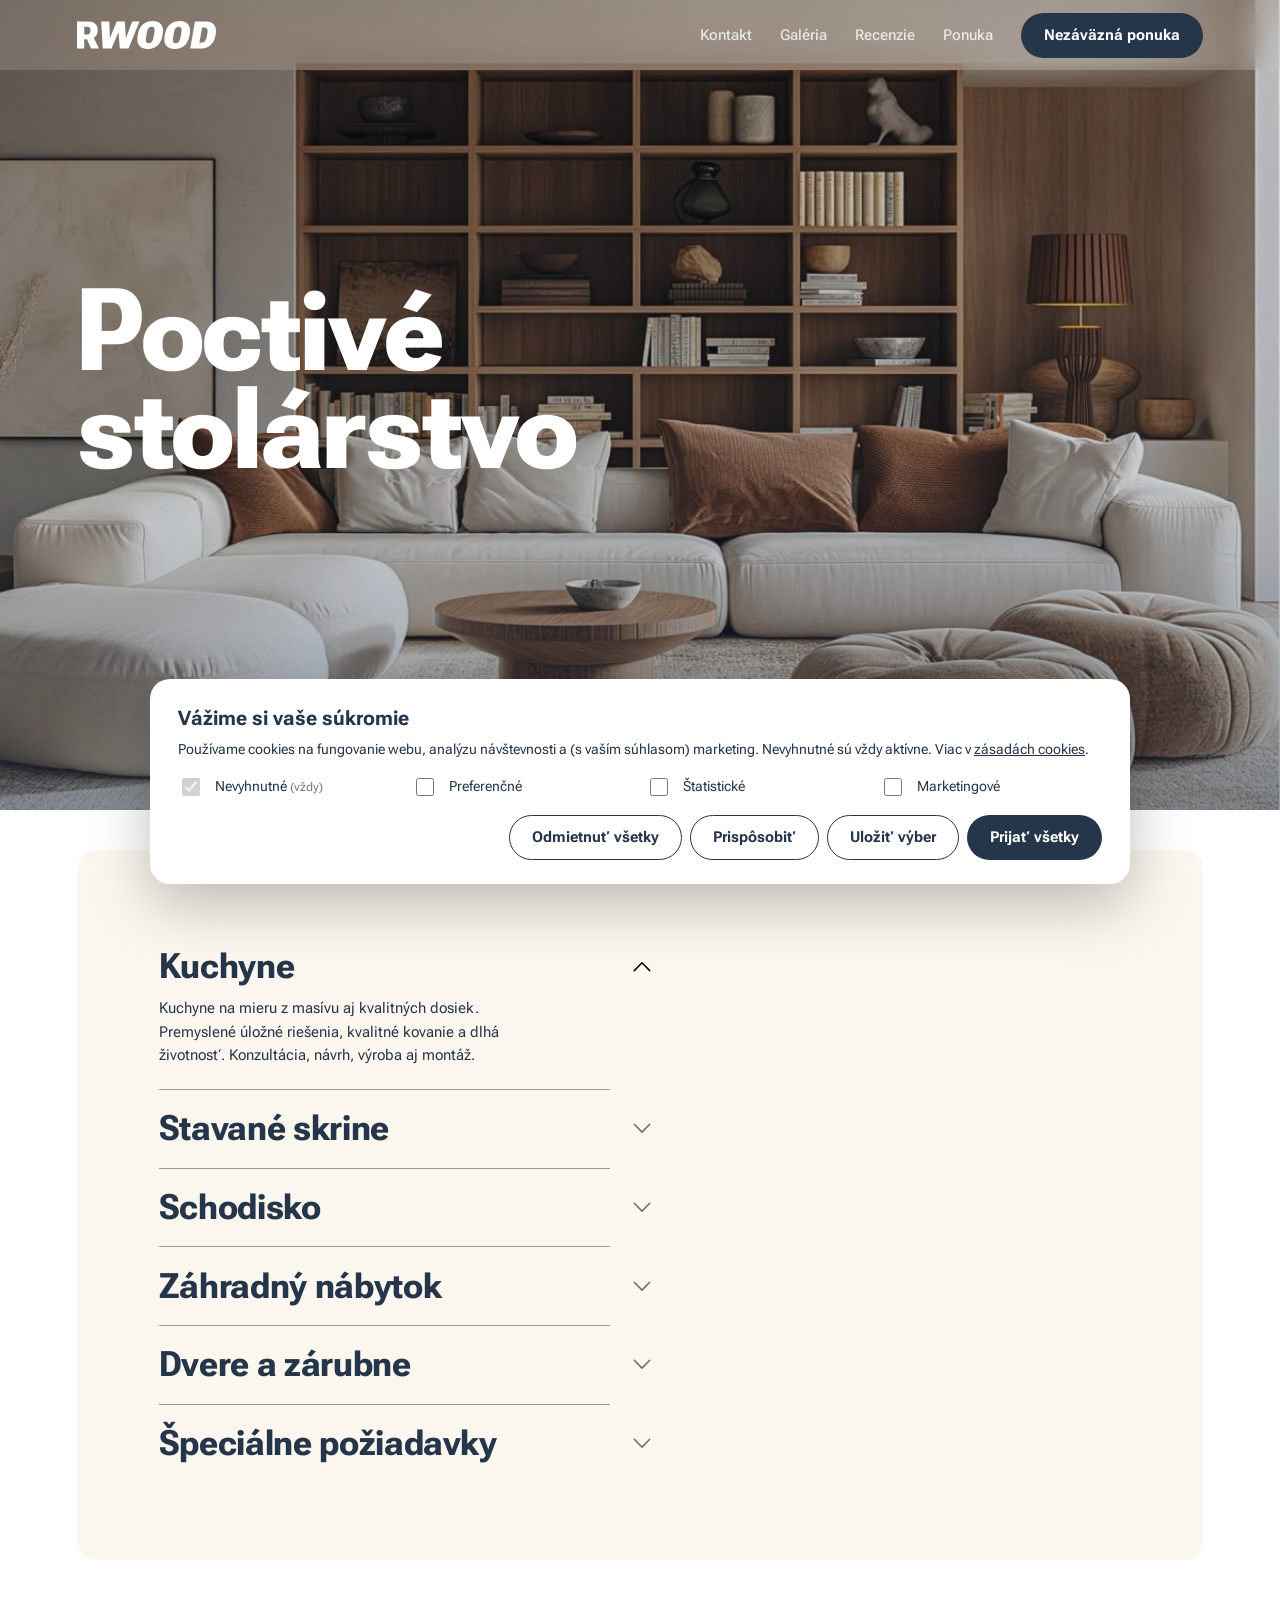
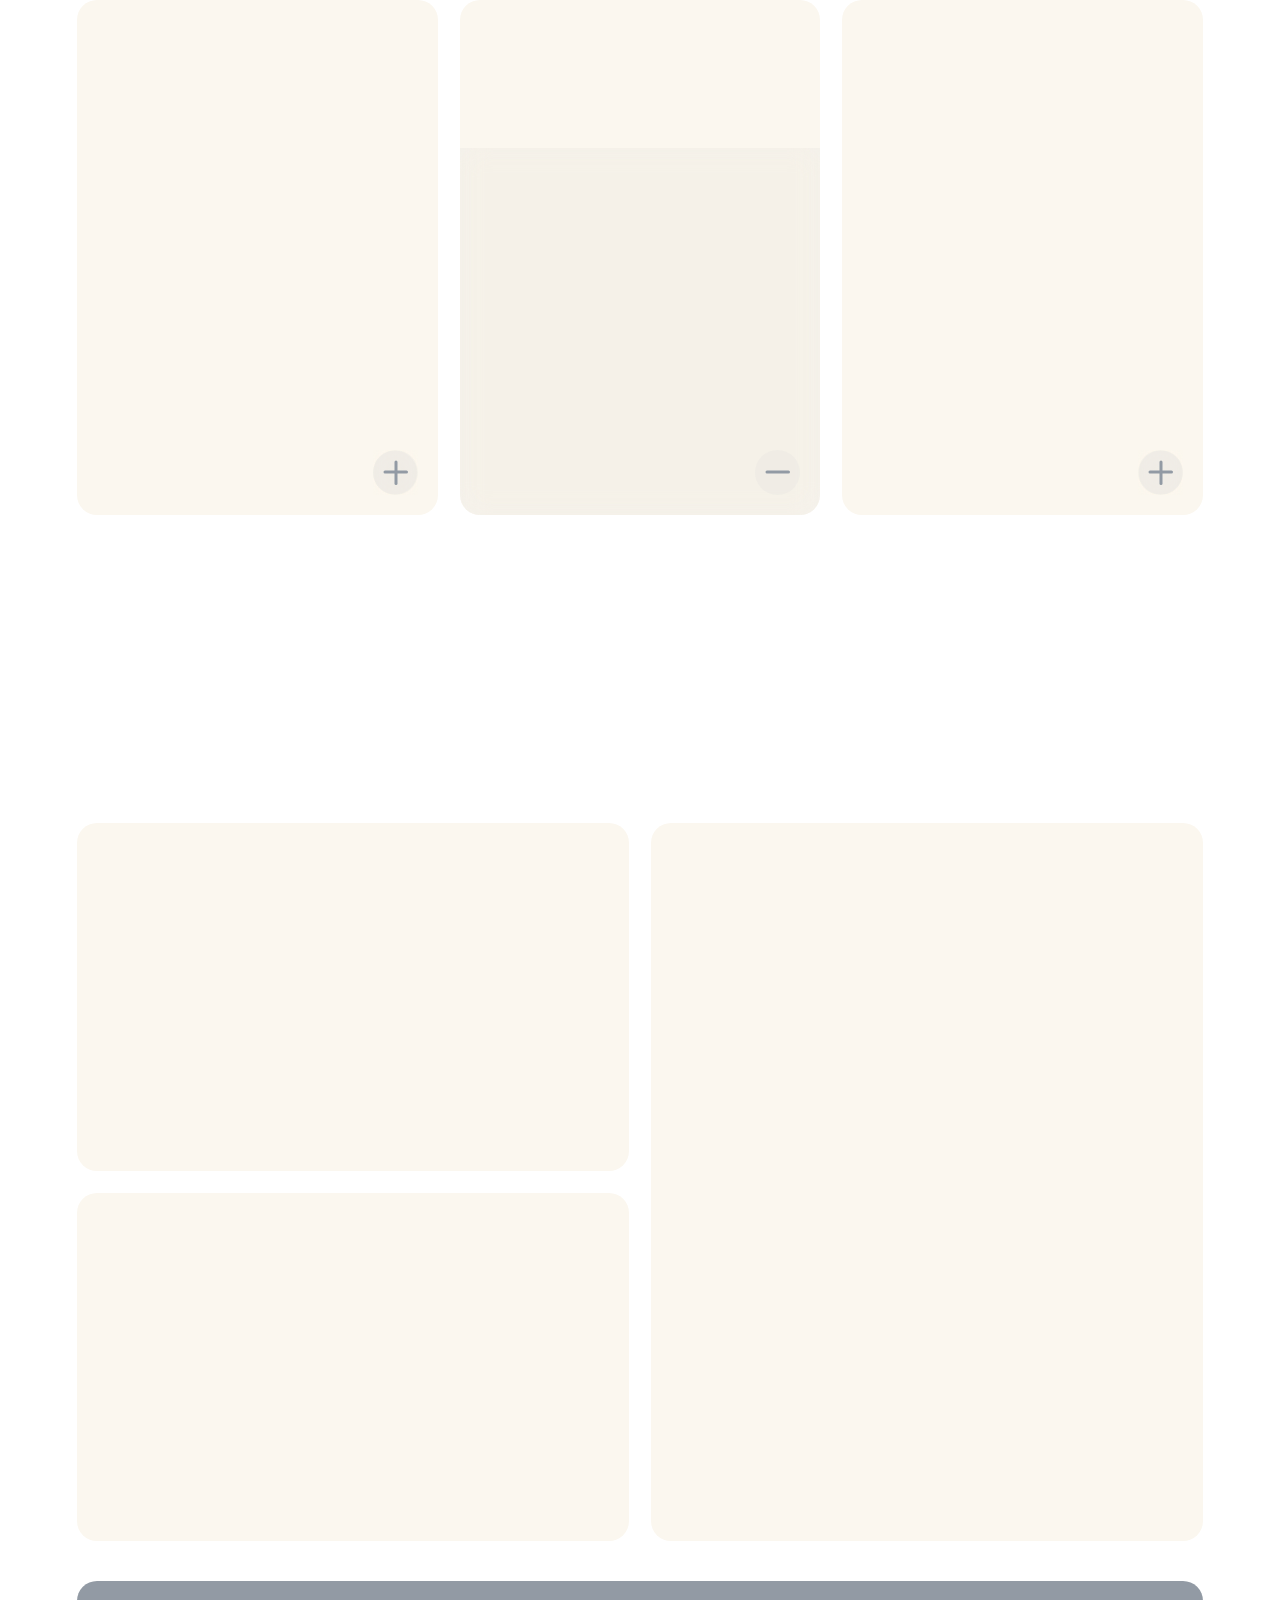
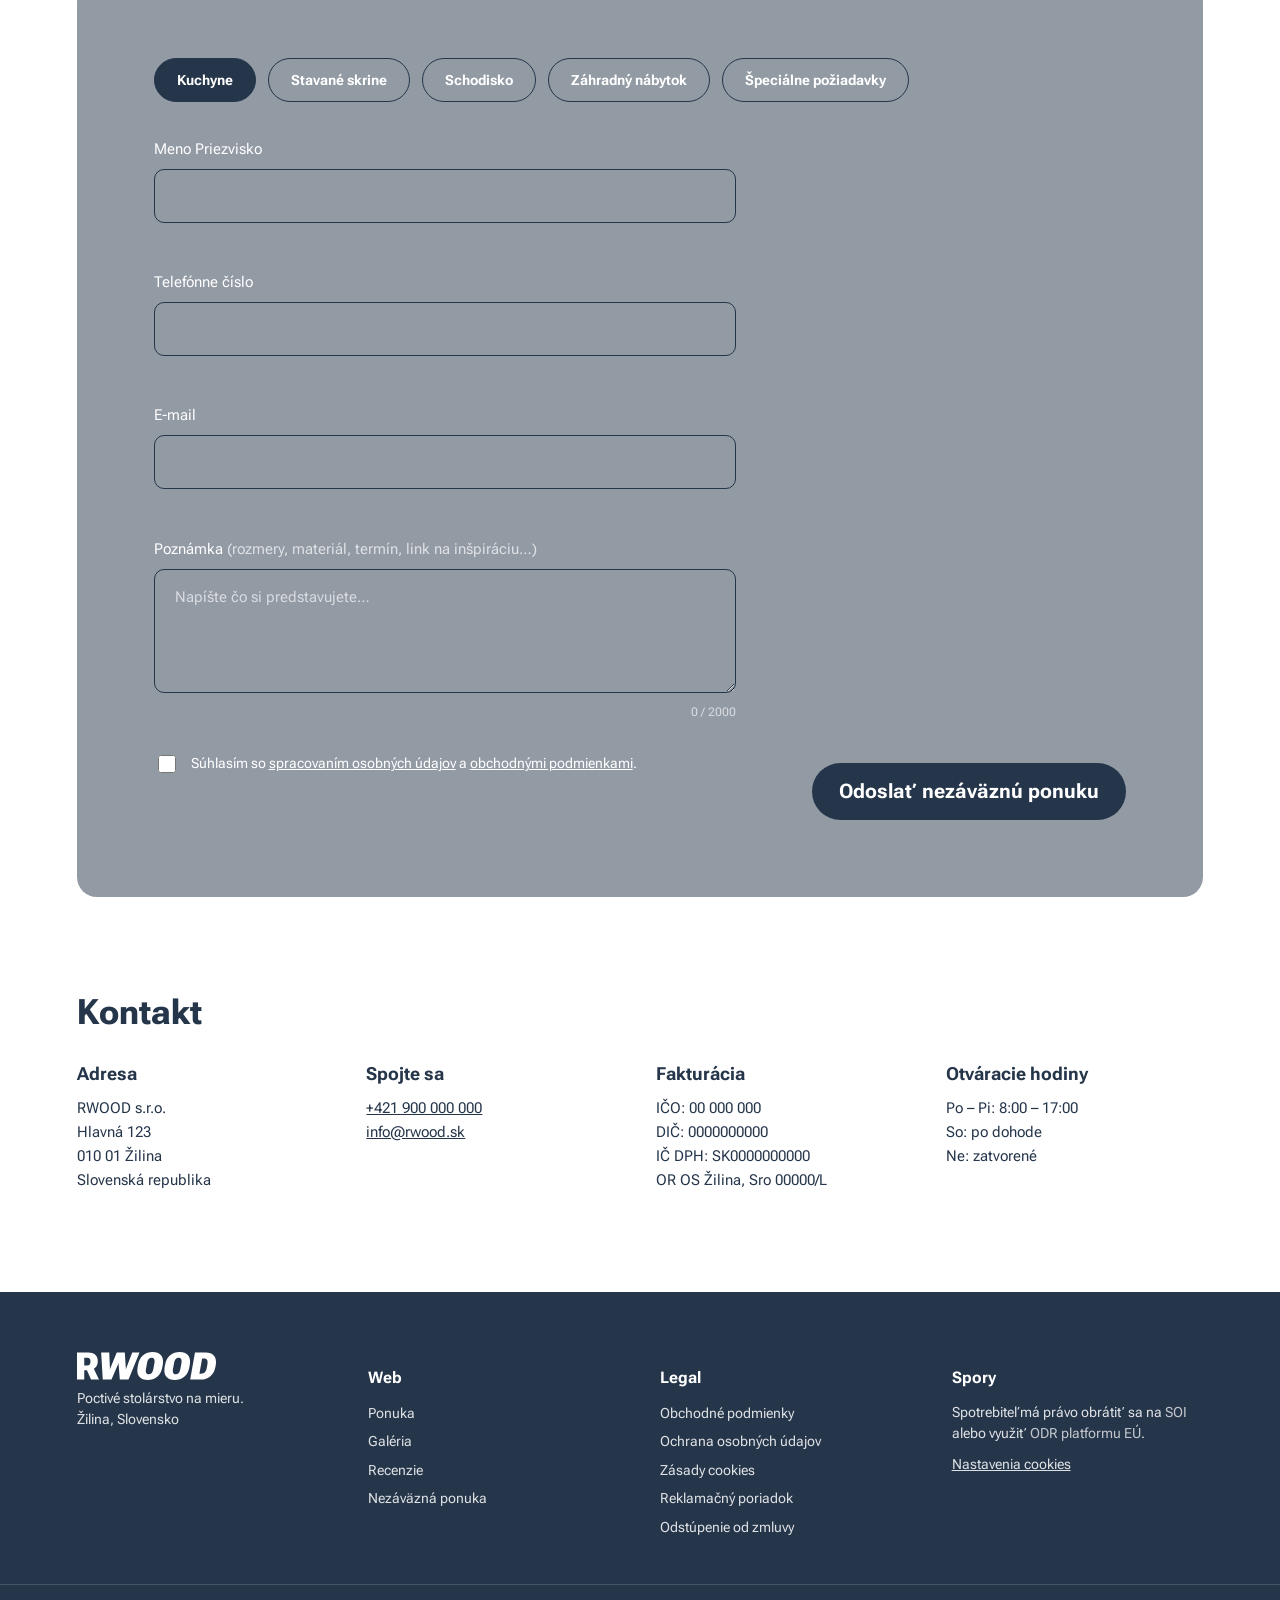
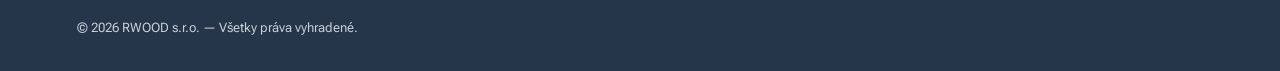
<file: index.html>
<!DOCTYPE html>
<html lang="sk">
<head>
    <meta charset="UTF-8">
    <meta name="viewport" content="width=device-width, initial-scale=1.0">
    <meta name="description" content="RWOOD — Poctivé stolárstvo. Kuchyne, stavané skrine, schodiská, dvere a záhradný nábytok na mieru.">
    <meta name="theme-color" content="#25354a">
    <meta property="og:title" content="RWOOD — Poctivé stolárstvo">
    <meta property="og:description" content="Kuchyne, skrine, schodiská a nábytok na mieru.">
    <meta property="og:locale" content="sk_SK">
    <title>RWOOD — Poctivé stolárstvo</title>
    <link rel="preconnect" href="https://fonts.googleapis.com">
    <link rel="preconnect" href="https://fonts.gstatic.com" crossorigin>
    <link href="https://fonts.googleapis.com/css2?family=Roboto+Flex:opsz,wght@8..144,400;8..144,500;8..144,700&display=swap" rel="stylesheet">
    <link rel="stylesheet" href="css/style.css">
</head>
<body>

<!-- =================== HEADER (transparent over hero) =================== -->
<header class="site-header">
    <div class="header-bg" aria-hidden="true"></div>
    <div class="canvas">
        <a href="#" class="logo" aria-label="RWOOD">
            <img src="assets/logo.svg" alt="RWOOD" width="139" height="28">
        </a>
        <nav class="main-nav" aria-label="Hlavná navigácia">
            <a href="#kontakt">Kontakt</a>
            <a href="#galeria">Galéria</a>
            <a href="#recenzie">Recenzie</a>
            <a href="#ponuka">Ponuka</a>
        </nav>
        <a href="#formular" class="btn btn-primary">Nezáväzná ponuka</a>
        <button class="menu-toggle" aria-label="Menu" aria-expanded="false"><span></span><span></span><span></span></button>
    </div>
</header>

<!-- =================== HERO (1440 × 810) =================== -->
<section class="hero" id="domov">
    <div class="hero-img" role="img" aria-label="Drevený interiér"></div>
    <div class="canvas hero-canvas">
        <h1>Poctivé<br>stolárstvo</h1>
    </div>
</section>

<!-- =================== OFFER CARD (cream rounded panel) =================== -->
<section class="section section-offer" id="ponuka">
    <div class="canvas">
        <div class="offer-card">
            <div class="offer-list" id="offerList">
                <div class="offer-item is-open" data-key="kuchyne">
                    <button class="offer-head" type="button" aria-expanded="true">
                        <span class="offer-title">Kuchyne</span>
                        <img class="chev" src="assets/chev.svg" alt="" width="23" height="14">
                    </button>
                    <div class="offer-desc">
                        <p>Kuchyne na mieru z masívu aj kvalitných dosiek. Premyslené úložné riešenia, kvalitné kovanie a dlhá životnosť. Konzultácia, návrh, výroba aj montáž.</p>
                    </div>
                </div>
                <div class="offer-divider" aria-hidden="true"></div>

                <div class="offer-item" data-key="skrine">
                    <button class="offer-head" type="button" aria-expanded="false">
                        <span class="offer-title">Stavané skrine</span>
                        <img class="chev" src="assets/chev.svg" alt="" width="23" height="14">
                    </button>
                    <div class="offer-desc"><p>Skrine na mieru do akéhokoľvek priestoru — vstavané, posuvné, otváracie. Maximálne využitie miesta podľa rozmerov vašej miestnosti.</p></div>
                </div>
                <div class="offer-divider" aria-hidden="true"></div>

                <div class="offer-item" data-key="schodisko">
                    <button class="offer-head" type="button" aria-expanded="false">
                        <span class="offer-title">Schodisko</span>
                        <img class="chev" src="assets/chev.svg" alt="" width="23" height="14">
                    </button>
                    <div class="offer-desc"><p>Drevené schodiská — rovné, točité, samonosné. Z dubu, jaseňa, buku a iných drevín. Stabilné, krásne a vyrobené na desaťročia.</p></div>
                </div>
                <div class="offer-divider" aria-hidden="true"></div>

                <div class="offer-item" data-key="zahrada">
                    <button class="offer-head" type="button" aria-expanded="false">
                        <span class="offer-title">Záhradný nábytok</span>
                        <img class="chev" src="assets/chev.svg" alt="" width="23" height="14">
                    </button>
                    <div class="offer-desc"><p>Lavičky, stoly, pergoly, altánky. Z odolných drevín ošetrených proti vlhkosti a poveternosti pre dlhú životnosť v exteriéri.</p></div>
                </div>
                <div class="offer-divider" aria-hidden="true"></div>

                <div class="offer-item" data-key="dvere">
                    <button class="offer-head" type="button" aria-expanded="false">
                        <span class="offer-title">Dvere a zárubne</span>
                        <img class="chev" src="assets/chev.svg" alt="" width="23" height="14">
                    </button>
                    <div class="offer-desc"><p>Interiérové aj vstupné dvere, obložkové zárubne. Drevené, dyhované, lakované v ľubovoľnej farbe. Atypické rozmery žiadny problém.</p></div>
                </div>
                <div class="offer-divider" aria-hidden="true"></div>

                <div class="offer-item" data-key="special">
                    <button class="offer-head" type="button" aria-expanded="false">
                        <span class="offer-title">Špeciálne požiadavky</span>
                        <img class="chev" src="assets/chev.svg" alt="" width="23" height="14">
                    </button>
                    <div class="offer-desc"><p>Máte vlastný nápad alebo netradičnú požiadavku? Pošlite nám návrh, fotku alebo skicu — vymyslíme riešenie a dáme cenovú ponuku.</p></div>
                </div>
            </div>
            <div class="offer-image" aria-hidden="true">
                <div class="offer-image-layer is-active" data-key="kuchyne"   style="background-image:url('https://images.unsplash.com/photo-1556909114-f6e7ad7d3136?auto=format&fit=crop&w=1400&q=80')"></div>
                <div class="offer-image-layer"           data-key="skrine"    style="background-image:url('https://images.unsplash.com/photo-1631679706909-1844bbd07221?auto=format&fit=crop&w=1400&q=80')"></div>
                <div class="offer-image-layer"           data-key="schodisko" style="background-image:url('https://images.unsplash.com/photo-1503594384566-461fe158e797?auto=format&fit=crop&w=1400&q=80')"></div>
                <div class="offer-image-layer"           data-key="zahrada"   style="background-image:url('https://images.unsplash.com/photo-1600585154526-990dced4db0d?auto=format&fit=crop&w=1400&q=80')"></div>
                <div class="offer-image-layer"           data-key="dvere"     style="background-image:url('https://images.unsplash.com/photo-1558618666-fcd25c85cd64?auto=format&fit=crop&w=1400&q=80')"></div>
                <div class="offer-image-layer"           data-key="special"   style="background-image:url('https://images.unsplash.com/photo-1601057215954-43a2dfd2105e?auto=format&fit=crop&w=1400&q=80')"></div>
            </div>
        </div>
    </div>
</section>

<!-- =================== GALLERY 3 TILES (static images) =================== -->
<section class="section section-gallery" id="galeria">
    <div class="canvas">
        <div class="gallery">
            <!-- TILE 1: Stavané skrine -->
            <div class="gallery-tile" style="background-image:url('https://images.unsplash.com/photo-1631679706909-1844bbd07221?auto=format&fit=crop&w=1400&q=80')">
                <div class="feature-overlay">
                    <h3>Stavané skrine</h3>
                    <p>Maximálne využitie priestoru, posuvné aj otváracie dvere — vstavané do milimetra.</p>
                </div>
                <button class="gallery-toggle" type="button" aria-expanded="false" aria-label="Rozbaliť popis">
                    <img class="ico-plus"  src="assets/arrow1.svg" alt="" width="45" height="45">
                    <img class="ico-minus" src="assets/arrow2.svg" alt="" width="45" height="45">
                </button>
            </div>

            <!-- TILE 2 (middle, opens with overlay by default) -->
            <div class="gallery-tile is-open" style="background-image:url('https://images.unsplash.com/photo-1556909114-f6e7ad7d3136?auto=format&fit=crop&w=1400&q=80')">
                <div class="feature-overlay">
                    <h3>Kuchyne</h3>
                    <p>Premyslené úložné riešenia, kvalitné kovanie a krásny dizajn — všetko ušité na mieru priestoru.</p>
                </div>
                <button class="gallery-toggle" type="button" aria-expanded="true" aria-label="Skryť popis">
                    <img class="ico-plus"  src="assets/arrow1.svg" alt="" width="45" height="45">
                    <img class="ico-minus" src="assets/arrow2.svg" alt="" width="45" height="45">
                </button>
            </div>

            <!-- TILE 3: Schodisko -->
            <div class="gallery-tile" style="background-image:url('https://images.unsplash.com/photo-1503594384566-461fe158e797?auto=format&fit=crop&w=1400&q=80')">
                <div class="feature-overlay">
                    <h3>Schodisko</h3>
                    <p>Drevené schodiská — rovné, točité, samonosné. Z dubu, jaseňa či buku, vyrobené na desaťročia.</p>
                </div>
                <button class="gallery-toggle" type="button" aria-expanded="false" aria-label="Rozbaliť popis">
                    <img class="ico-plus"  src="assets/arrow1.svg" alt="" width="45" height="45">
                    <img class="ico-minus" src="assets/arrow2.svg" alt="" width="45" height="45">
                </button>
            </div>
        </div>
    </div>
</section>

<!-- =================== REVIEWS (auto-scroll right→left, infinite loop) =================== -->
<section class="section section-reviews" id="recenzie" aria-label="Recenzie">
    <div class="reviews-marquee">
        <div class="reviews-track">
            <!-- Track A: real cards -->
            <article class="review-card"><h3>Milan Dubec</h3><p class="quote">„Super práca, nadčasový dizajn"</p><time>18.10.2025</time></article>
            <article class="review-card"><h3>Janka Horváthová</h3><p class="quote">„Skriňa do podkrovia presne podľa predstáv."</p><time>02.09.2025</time></article>
            <article class="review-card"><h3>Peter Krajči</h3><p class="quote">„Schodisko z dubu — paráda, montáž v jednom dni."</p><time>21.07.2025</time></article>
            <article class="review-card"><h3>Mária Kováčová</h3><p class="quote">„Záhradný nábytok vydržal dve zimy bez ujmy."</p><time>14.05.2025</time></article>
            <article class="review-card"><h3>Ján Novotný</h3><p class="quote">„Kvalita, termín, komunikácia — všetko top."</p><time>02.03.2025</time></article>
            <article class="review-card"><h3>Andrea Šebová</h3><p class="quote">„Vstavané skrine v celom byte. Odporúčam!"</p><time>14.01.2025</time></article>
            <!-- Track B: duplicate for seamless loop (aria-hidden) -->
            <article class="review-card" aria-hidden="true"><h3>Milan Dubec</h3><p class="quote">„Super práca, nadčasový dizajn"</p><time>18.10.2025</time></article>
            <article class="review-card" aria-hidden="true"><h3>Janka Horváthová</h3><p class="quote">„Skriňa do podkrovia presne podľa predstáv."</p><time>02.09.2025</time></article>
            <article class="review-card" aria-hidden="true"><h3>Peter Krajči</h3><p class="quote">„Schodisko z dubu — paráda, montáž v jednom dni."</p><time>21.07.2025</time></article>
            <article class="review-card" aria-hidden="true"><h3>Mária Kováčová</h3><p class="quote">„Záhradný nábytok vydržal dve zimy bez ujmy."</p><time>14.05.2025</time></article>
            <article class="review-card" aria-hidden="true"><h3>Ján Novotný</h3><p class="quote">„Kvalita, termín, komunikácia — všetko top."</p><time>02.03.2025</time></article>
            <article class="review-card" aria-hidden="true"><h3>Andrea Šebová</h3><p class="quote">„Vstavané skrine v celom byte. Odporúčam!"</p><time>14.01.2025</time></article>
        </div>
    </div>
</section>

<!-- =================== IMAGE GRID (2 stacked + 1 large, ROTATING) =================== -->
<section class="section section-imggrid">
    <div class="canvas">
        <div class="imggrid">
            <div class="imggrid-col">
                <div class="imggrid-tile imggrid-half">
                    <div class="g-img g-img-1" style="background-image:url('https://images.unsplash.com/photo-1493663284031-b7e3aefcae8e?auto=format&fit=crop&w=1400&q=80')"></div>
                    <div class="g-img g-img-2" style="background-image:url('https://images.unsplash.com/photo-1567538096630-e0c55bd6374c?auto=format&fit=crop&w=1400&q=80')"></div>
                    <div class="g-img g-img-3" style="background-image:url('https://images.unsplash.com/photo-1556909195-da37e2f33b8c?auto=format&fit=crop&w=1400&q=80')"></div>
                </div>
                <div class="imggrid-tile imggrid-half">
                    <div class="g-img g-img-1" style="background-image:url('https://images.unsplash.com/photo-1556228720-195a672e8a03?auto=format&fit=crop&w=1400&q=80')"></div>
                    <div class="g-img g-img-2" style="background-image:url('https://images.unsplash.com/photo-1505693416388-ac5ce068fe85?auto=format&fit=crop&w=1400&q=80')"></div>
                    <div class="g-img g-img-3" style="background-image:url('https://images.unsplash.com/photo-1582582494705-f8ce0b0c24f0?auto=format&fit=crop&w=1400&q=80')"></div>
                </div>
            </div>
            <div class="imggrid-col">
                <div class="imggrid-tile imggrid-tall">
                    <div class="g-img g-img-1" style="background-image:url('https://images.unsplash.com/photo-1600210492486-724fe5c67fb0?auto=format&fit=crop&w=1600&q=80')"></div>
                    <div class="g-img g-img-2" style="background-image:url('https://images.unsplash.com/photo-1616486338812-3dadae4b4ace?auto=format&fit=crop&w=1600&q=80')"></div>
                    <div class="g-img g-img-3" style="background-image:url('https://images.unsplash.com/photo-1600585154526-990dced4db0d?auto=format&fit=crop&w=1600&q=80')"></div>
                </div>
            </div>
        </div>
    </div>
</section>

<!-- =================== FORM (grey rounded panel) =================== -->
<section class="section section-form" id="formular">
    <div class="canvas">
        <div class="form-card">
            <form class="contact-form" id="contactForm" novalidate>
                <fieldset class="chips">
                    <legend class="visually-hidden">Druh zákazky</legend>
                    <label class="chip"><input type="radio" name="kategoria" value="Kuchyne" checked><span>Kuchyne</span></label>
                    <label class="chip"><input type="radio" name="kategoria" value="Stavané skrine"><span>Stavané skrine</span></label>
                    <label class="chip"><input type="radio" name="kategoria" value="Schodisko"><span>Schodisko</span></label>
                    <label class="chip"><input type="radio" name="kategoria" value="Záhradný nábytok"><span>Záhradný nábytok</span></label>
                    <label class="chip"><input type="radio" name="kategoria" value="Špeciálne požiadavky"><span>Špeciálne požiadavky</span></label>
                </fieldset>

                <div class="field">
                    <label for="meno">Meno Priezvisko</label>
                    <input type="text" id="meno" name="meno" required autocomplete="name" minlength="2" maxlength="80">
                    <small class="error" id="err-meno"></small>
                </div>

                <div class="field">
                    <label for="telefon">Telefónne číslo</label>
                    <input type="tel" id="telefon" name="telefon" required autocomplete="tel" pattern="^[+0-9 ()\-]{9,20}$">
                    <small class="error" id="err-telefon"></small>
                </div>

                <div class="field">
                    <label for="email">E-mail</label>
                    <input type="email" id="email" name="email" required autocomplete="email">
                    <small class="error" id="err-email"></small>
                </div>

                <div class="field">
                    <label for="poznamka">Poznámka <span class="optional">(rozmery, materiál, termín, link na inšpiráciu…)</span></label>
                    <textarea id="poznamka" name="poznamka" rows="4" maxlength="2000" placeholder="Napíšte čo si predstavujete…"></textarea>
                    <small class="hint" id="cnt-poznamka">0 / 2000</small>
                </div>

                <div class="form-consent">
                    <label class="check">
                        <input type="checkbox" id="suhlas" name="suhlas" required>
                        <span>Súhlasím so <a href="legal/ochrana-osobnych-udajov.html" target="_blank" rel="noopener">spracovaním osobných údajov</a> a <a href="legal/obchodne-podmienky.html" target="_blank" rel="noopener">obchodnými podmienkami</a>.</span>
                    </label>
                    <small class="error" id="err-suhlas"></small>
                </div>

                <!-- honeypot -->
                <div class="hp" aria-hidden="true">
                    <label for="website">Website</label>
                    <input type="text" id="website" name="website" tabindex="-1" autocomplete="off">
                </div>

                <p class="form-status" id="formStatus" role="status" aria-live="polite"></p>

                <button type="submit" class="btn btn-primary btn-submit">Odoslať nezáväznú ponuku</button>
            </form>
        </div>
    </div>
</section>

<!-- =================== KONTAKT =================== -->
<section class="section section-contact" id="kontakt">
    <div class="canvas">
        <h2 class="section-title">Kontakt</h2>
        <div class="contact-grid">
            <div>
                <h3>Adresa</h3>
                <p>RWOOD s.r.o.<br>Hlavná 123<br>010 01 Žilina<br>Slovenská republika</p>
            </div>
            <div>
                <h3>Spojte sa</h3>
                <p><a href="tel:+421900000000">+421 900 000 000</a><br><a href="mailto:info@rwood.sk">info@rwood.sk</a></p>
            </div>
            <div>
                <h3>Fakturácia</h3>
                <p>IČO: 00 000 000<br>DIČ: 0000000000<br>IČ DPH: SK0000000000<br>OR OS Žilina, Sro 00000/L</p>
            </div>
            <div>
                <h3>Otváracie hodiny</h3>
                <p>Po – Pi: 8:00 – 17:00<br>So: po dohode<br>Ne: zatvorené</p>
            </div>
        </div>
    </div>
</section>

<!-- =================== FOOTER =================== -->
<footer class="site-footer">
    <div class="canvas footer-inner">
        <div class="footer-col">
            <img src="assets/logo.svg" alt="RWOOD" width="139" height="28" class="footer-logo">
            <p>Poctivé stolárstvo na mieru.<br>Žilina, Slovensko</p>
        </div>
        <div class="footer-col">
            <h4>Web</h4>
            <ul>
                <li><a href="#ponuka">Ponuka</a></li>
                <li><a href="#galeria">Galéria</a></li>
                <li><a href="#recenzie">Recenzie</a></li>
                <li><a href="#formular">Nezáväzná ponuka</a></li>
            </ul>
        </div>
        <div class="footer-col">
            <h4>Legal</h4>
            <ul>
                <li><a href="legal/obchodne-podmienky.html">Obchodné podmienky</a></li>
                <li><a href="legal/ochrana-osobnych-udajov.html">Ochrana osobných údajov</a></li>
                <li><a href="legal/cookies.html">Zásady cookies</a></li>
                <li><a href="legal/reklamacny-poriadok.html">Reklamačný poriadok</a></li>
                <li><a href="legal/odstupenie-od-zmluvy.html">Odstúpenie od zmluvy</a></li>
            </ul>
        </div>
        <div class="footer-col">
            <h4>Spory</h4>
            <p>Spotrebiteľ má právo obrátiť sa na <a href="https://www.soi.sk" target="_blank" rel="noopener">SOI</a> alebo využiť <a href="https://ec.europa.eu/consumers/odr" target="_blank" rel="noopener">ODR platformu EÚ</a>.</p>
            <p><button type="button" class="link-btn" id="openCookieSettings">Nastavenia cookies</button></p>
        </div>
    </div>
    <div class="canvas footer-bottom">
        <p>&copy; <span id="year"></span> RWOOD s.r.o. — Všetky práva vyhradené.</p>
    </div>
</footer>

<!-- =================== COOKIE BANNER =================== -->
<div class="cookie-banner" id="cookieBanner" role="dialog" aria-labelledby="cookieTitle" aria-describedby="cookieDesc" hidden>
    <div class="cookie-inner">
        <div class="cookie-text">
            <h2 id="cookieTitle">Vážime si vaše súkromie</h2>
            <p id="cookieDesc">Používame cookies na fungovanie webu, analýzu návštevnosti a (s vaším súhlasom) marketing. Nevyhnutné sú vždy aktívne. Viac v <a href="legal/cookies.html">zásadách cookies</a>.</p>
        </div>
        <div class="cookie-options" id="cookieOptions" hidden>
            <label class="check"><input type="checkbox" checked disabled> <span>Nevyhnutné <small>(vždy)</small></span></label>
            <label class="check"><input type="checkbox" id="ckPref"> <span>Preferenčné</span></label>
            <label class="check"><input type="checkbox" id="ckStat"> <span>Štatistické</span></label>
            <label class="check"><input type="checkbox" id="ckMark"> <span>Marketingové</span></label>
        </div>
        <div class="cookie-actions">
            <button type="button" class="btn btn-ghost" id="cookieReject">Odmietnuť všetky</button>
            <button type="button" class="btn btn-ghost" id="cookieCustomize">Prispôsobiť</button>
            <button type="button" class="btn btn-ghost" id="cookieSave" hidden>Uložiť výber</button>
            <button type="button" class="btn btn-primary" id="cookieAccept">Prijať všetky</button>
        </div>
    </div>
</div>

<script src="js/app.js"></script>
</body>
</html>
</file>
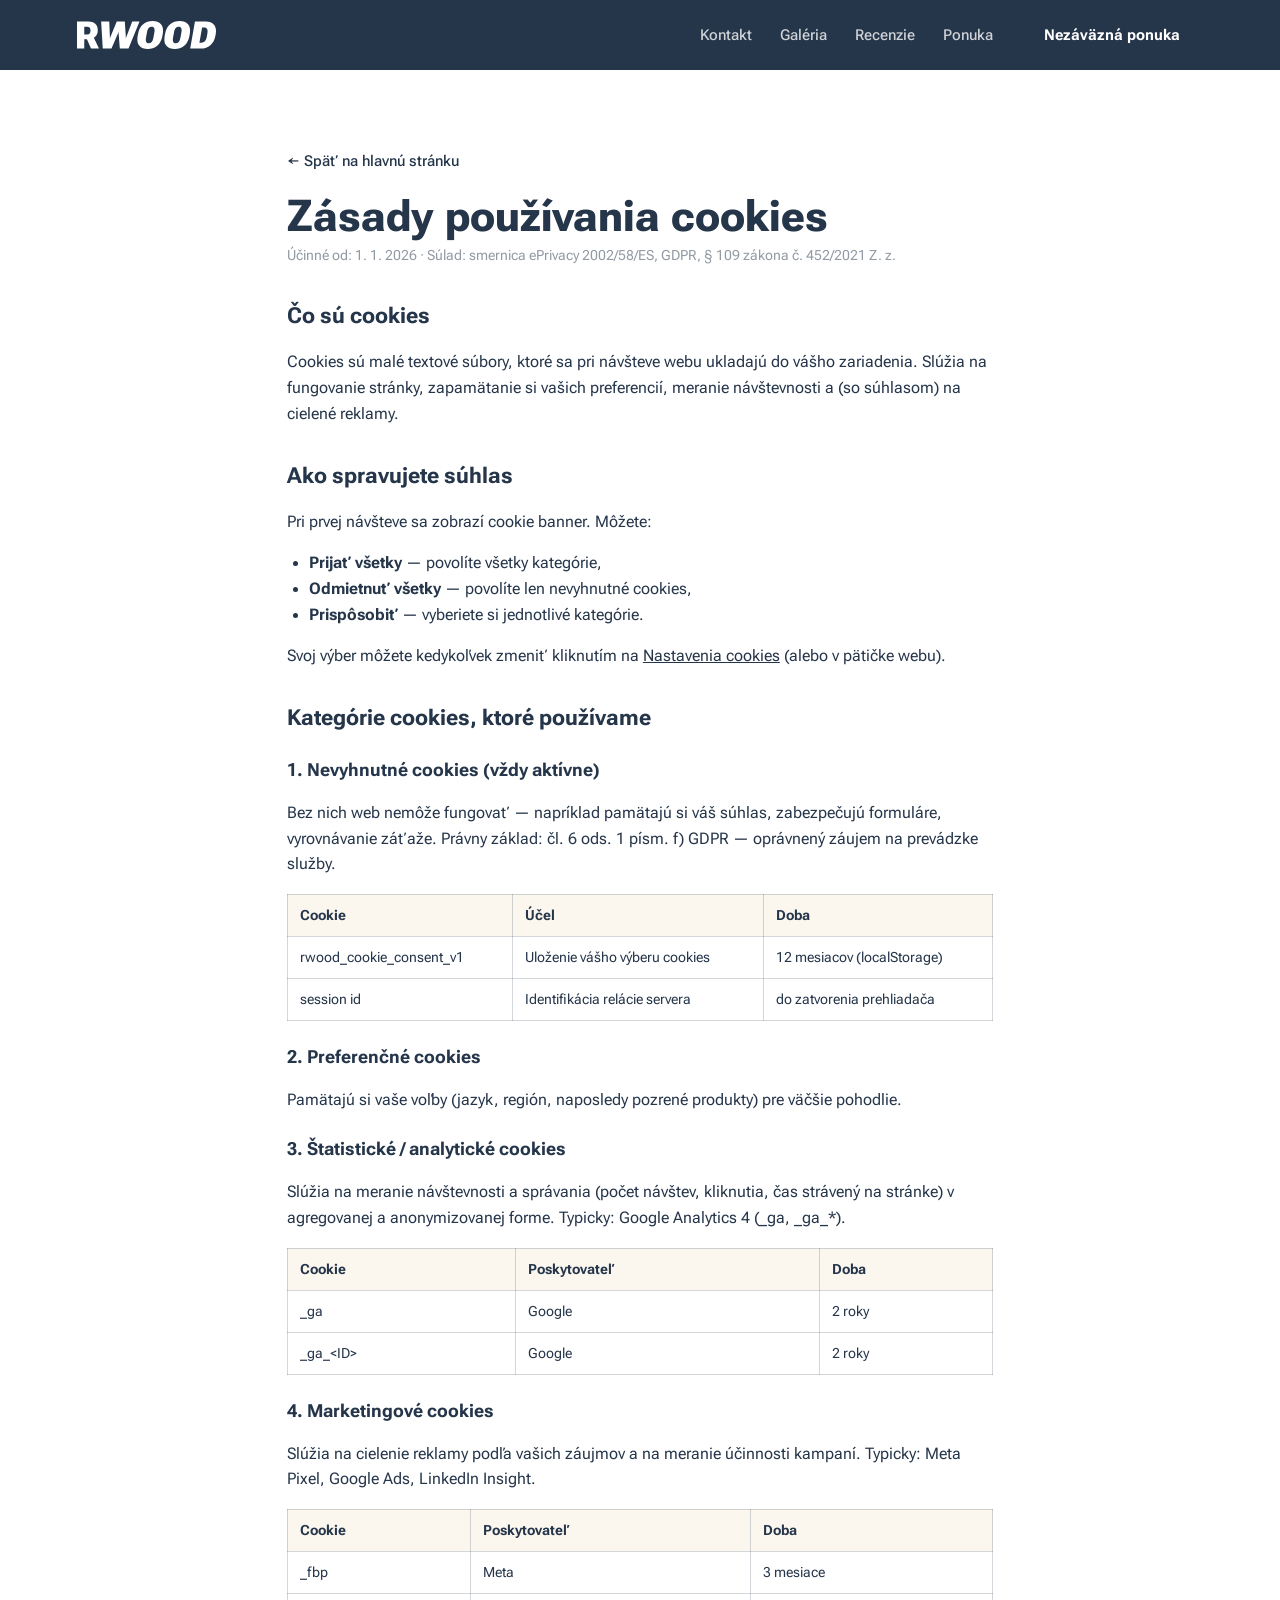
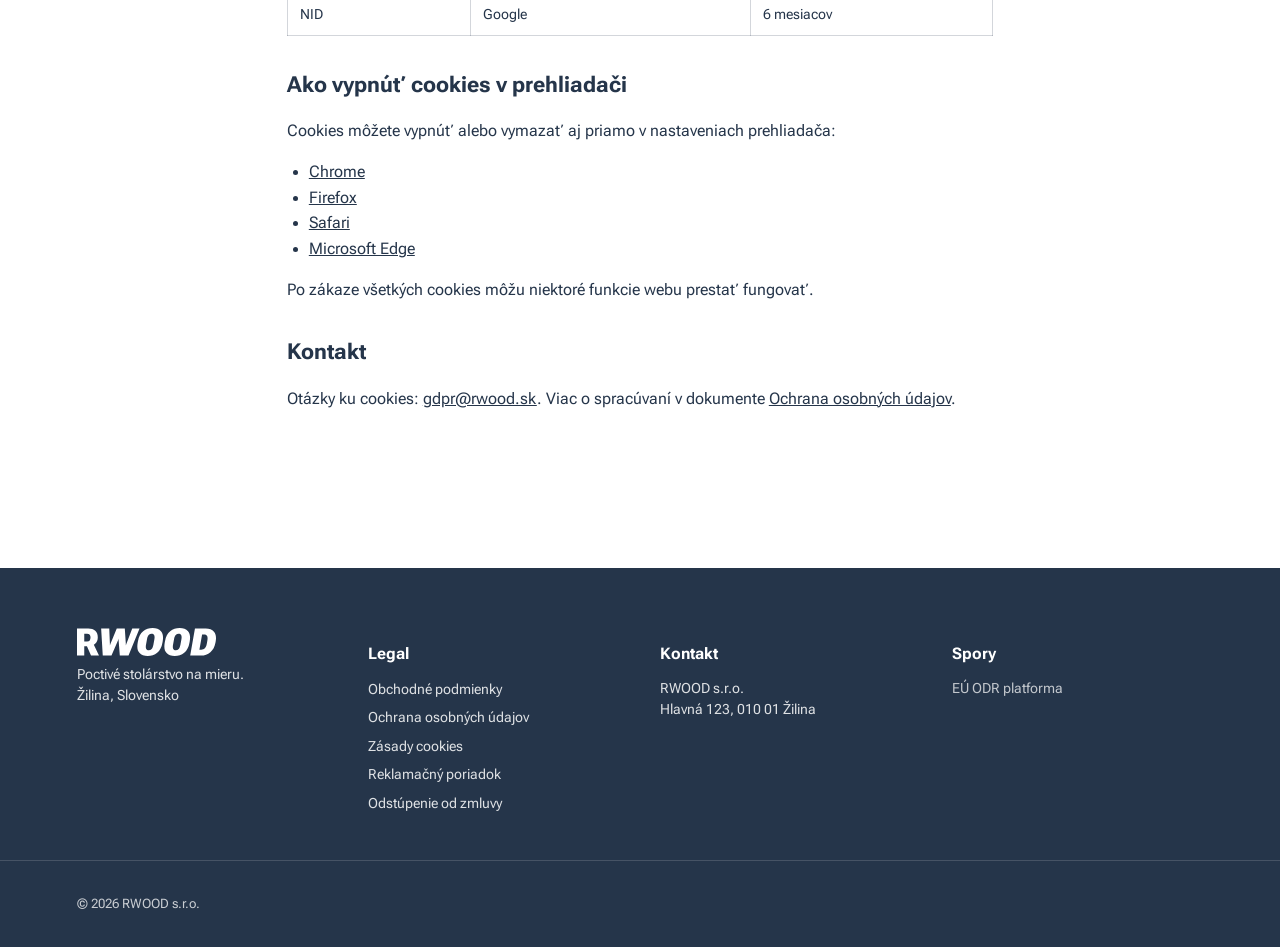
<file: legal/cookies.html>
<!DOCTYPE html>
<html lang="sk">
<head>
<meta charset="UTF-8">
<meta name="viewport" content="width=device-width, initial-scale=1.0">
<title>Zásady používania cookies — RWOOD</title>
<meta name="robots" content="index, follow">
<link rel="preconnect" href="https://fonts.googleapis.com">
<link rel="preconnect" href="https://fonts.gstatic.com" crossorigin>
<link href="https://fonts.googleapis.com/css2?family=Roboto+Flex:opsz,wght@8..144,400;8..144,500;8..144,700&display=swap" rel="stylesheet">
<link rel="stylesheet" href="../css/style.css">
</head>
<body>
<header class="site-header">
    <div class="header-bg" aria-hidden="true"></div>
    <div class="canvas">
        <a href="../index.html" class="logo" aria-label="RWOOD"><img src="../assets/logo.svg" alt="RWOOD" width="139" height="28"></a>
        <nav class="main-nav" aria-label="Hlavná navigácia">
            <a href="../index.html#kontakt">Kontakt</a>
            <a href="../index.html#galeria">Galéria</a>
            <a href="../index.html#recenzie">Recenzie</a>
            <a href="../index.html#ponuka">Ponuka</a>
        </nav>
        <a href="../index.html#formular" class="btn btn-primary">Nezáväzná ponuka</a>
    </div>
</header>

<main class="legal-page">
    <a class="legal-back" href="../index.html">&larr; Späť na hlavnú stránku</a>
    <h1>Zásady používania cookies</h1>
    <p class="updated">Účinné od: 1. 1. 2026 · Súlad: smernica ePrivacy 2002/58/ES, GDPR, § 109 zákona č. 452/2021 Z. z.</p>

    <h2>Čo sú cookies</h2>
    <p>Cookies sú malé textové súbory, ktoré sa pri návšteve webu ukladajú do vášho zariadenia. Slúžia na fungovanie stránky, zapamätanie si vašich preferencií, meranie návštevnosti a (so súhlasom) na cielené reklamy.</p>

    <h2>Ako spravujete súhlas</h2>
    <p>Pri prvej návšteve sa zobrazí cookie banner. Môžete:</p>
    <ul>
        <li><strong>Prijať všetky</strong> — povolíte všetky kategórie,</li>
        <li><strong>Odmietnuť všetky</strong> — povolíte len nevyhnutné cookies,</li>
        <li><strong>Prispôsobiť</strong> — vyberiete si jednotlivé kategórie.</li>
    </ul>
    <p>Svoj výber môžete kedykoľvek zmeniť kliknutím na <a href="../index.html#" onclick="try{localStorage.removeItem('rwood_cookie_consent_v1');}catch(e){}; location.href='../index.html'; return false;">Nastavenia cookies</a> (alebo v pätičke webu).</p>

    <h2>Kategórie cookies, ktoré používame</h2>

    <h3>1. Nevyhnutné cookies (vždy aktívne)</h3>
    <p>Bez nich web nemôže fungovať — napríklad pamätajú si váš súhlas, zabezpečujú formuláre, vyrovnávanie záťaže. Právny základ: čl. 6 ods. 1 písm. f) GDPR — oprávnený záujem na prevádzke služby.</p>
    <table>
        <thead><tr><th>Cookie</th><th>Účel</th><th>Doba</th></tr></thead>
        <tbody>
            <tr><td>rwood_cookie_consent_v1</td><td>Uloženie vášho výberu cookies</td><td>12 mesiacov (localStorage)</td></tr>
            <tr><td>session id</td><td>Identifikácia relácie servera</td><td>do zatvorenia prehliadača</td></tr>
        </tbody>
    </table>

    <h3>2. Preferenčné cookies</h3>
    <p>Pamätajú si vaše voľby (jazyk, región, naposledy pozrené produkty) pre väčšie pohodlie.</p>

    <h3>3. Štatistické / analytické cookies</h3>
    <p>Slúžia na meranie návštevnosti a správania (počet návštev, kliknutia, čas strávený na stránke) v agregovanej a anonymizovanej forme. Typicky: Google Analytics 4 (_ga, _ga_*).</p>
    <table>
        <thead><tr><th>Cookie</th><th>Poskytovateľ</th><th>Doba</th></tr></thead>
        <tbody>
            <tr><td>_ga</td><td>Google</td><td>2 roky</td></tr>
            <tr><td>_ga_&lt;ID&gt;</td><td>Google</td><td>2 roky</td></tr>
        </tbody>
    </table>

    <h3>4. Marketingové cookies</h3>
    <p>Slúžia na cielenie reklamy podľa vašich záujmov a na meranie účinnosti kampaní. Typicky: Meta Pixel, Google Ads, LinkedIn Insight.</p>
    <table>
        <thead><tr><th>Cookie</th><th>Poskytovateľ</th><th>Doba</th></tr></thead>
        <tbody>
            <tr><td>_fbp</td><td>Meta</td><td>3 mesiace</td></tr>
            <tr><td>NID</td><td>Google</td><td>6 mesiacov</td></tr>
        </tbody>
    </table>

    <h2>Ako vypnúť cookies v prehliadači</h2>
    <p>Cookies môžete vypnúť alebo vymazať aj priamo v nastaveniach prehliadača:</p>
    <ul>
        <li><a href="https://support.google.com/chrome/answer/95647" target="_blank" rel="noopener">Chrome</a></li>
        <li><a href="https://support.mozilla.org/sk/kb/povolenie-a-zakazanie-cookies" target="_blank" rel="noopener">Firefox</a></li>
        <li><a href="https://support.apple.com/sk-sk/guide/safari/sfri11471/mac" target="_blank" rel="noopener">Safari</a></li>
        <li><a href="https://support.microsoft.com/sk-sk/microsoft-edge" target="_blank" rel="noopener">Microsoft Edge</a></li>
    </ul>
    <p>Po zákaze všetkých cookies môžu niektoré funkcie webu prestať fungovať.</p>

    <h2>Kontakt</h2>
    <p>Otázky ku cookies: <a href="mailto:gdpr@rwood.sk">gdpr@rwood.sk</a>. Viac o spracúvaní v dokumente <a href="ochrana-osobnych-udajov.html">Ochrana osobných údajov</a>.</p>
</main>

<footer class="site-footer">
    <div class="canvas footer-inner">
        <div class="footer-col"><img src="../assets/logo.svg" alt="RWOOD" width="139" height="28" class="footer-logo"><p>Poctivé stolárstvo na mieru.<br>Žilina, Slovensko</p></div>
        <div class="footer-col"><h4>Legal</h4>
            <ul>
                <li><a href="obchodne-podmienky.html">Obchodné podmienky</a></li>
                <li><a href="ochrana-osobnych-udajov.html">Ochrana osobných údajov</a></li>
                <li><a href="cookies.html">Zásady cookies</a></li>
                <li><a href="reklamacny-poriadok.html">Reklamačný poriadok</a></li>
                <li><a href="odstupenie-od-zmluvy.html">Odstúpenie od zmluvy</a></li>
            </ul>
        </div>
        <div class="footer-col"><h4>Kontakt</h4><p>RWOOD s.r.o.<br>Hlavná 123, 010 01 Žilina</p></div>
        <div class="footer-col"><h4>Spory</h4><p><a href="https://ec.europa.eu/consumers/odr" target="_blank" rel="noopener">EÚ ODR platforma</a></p></div>
    </div>
    <div class="canvas footer-bottom"><p>&copy; 2026 RWOOD s.r.o.</p></div>
</footer>
</body>
</html>
</file>
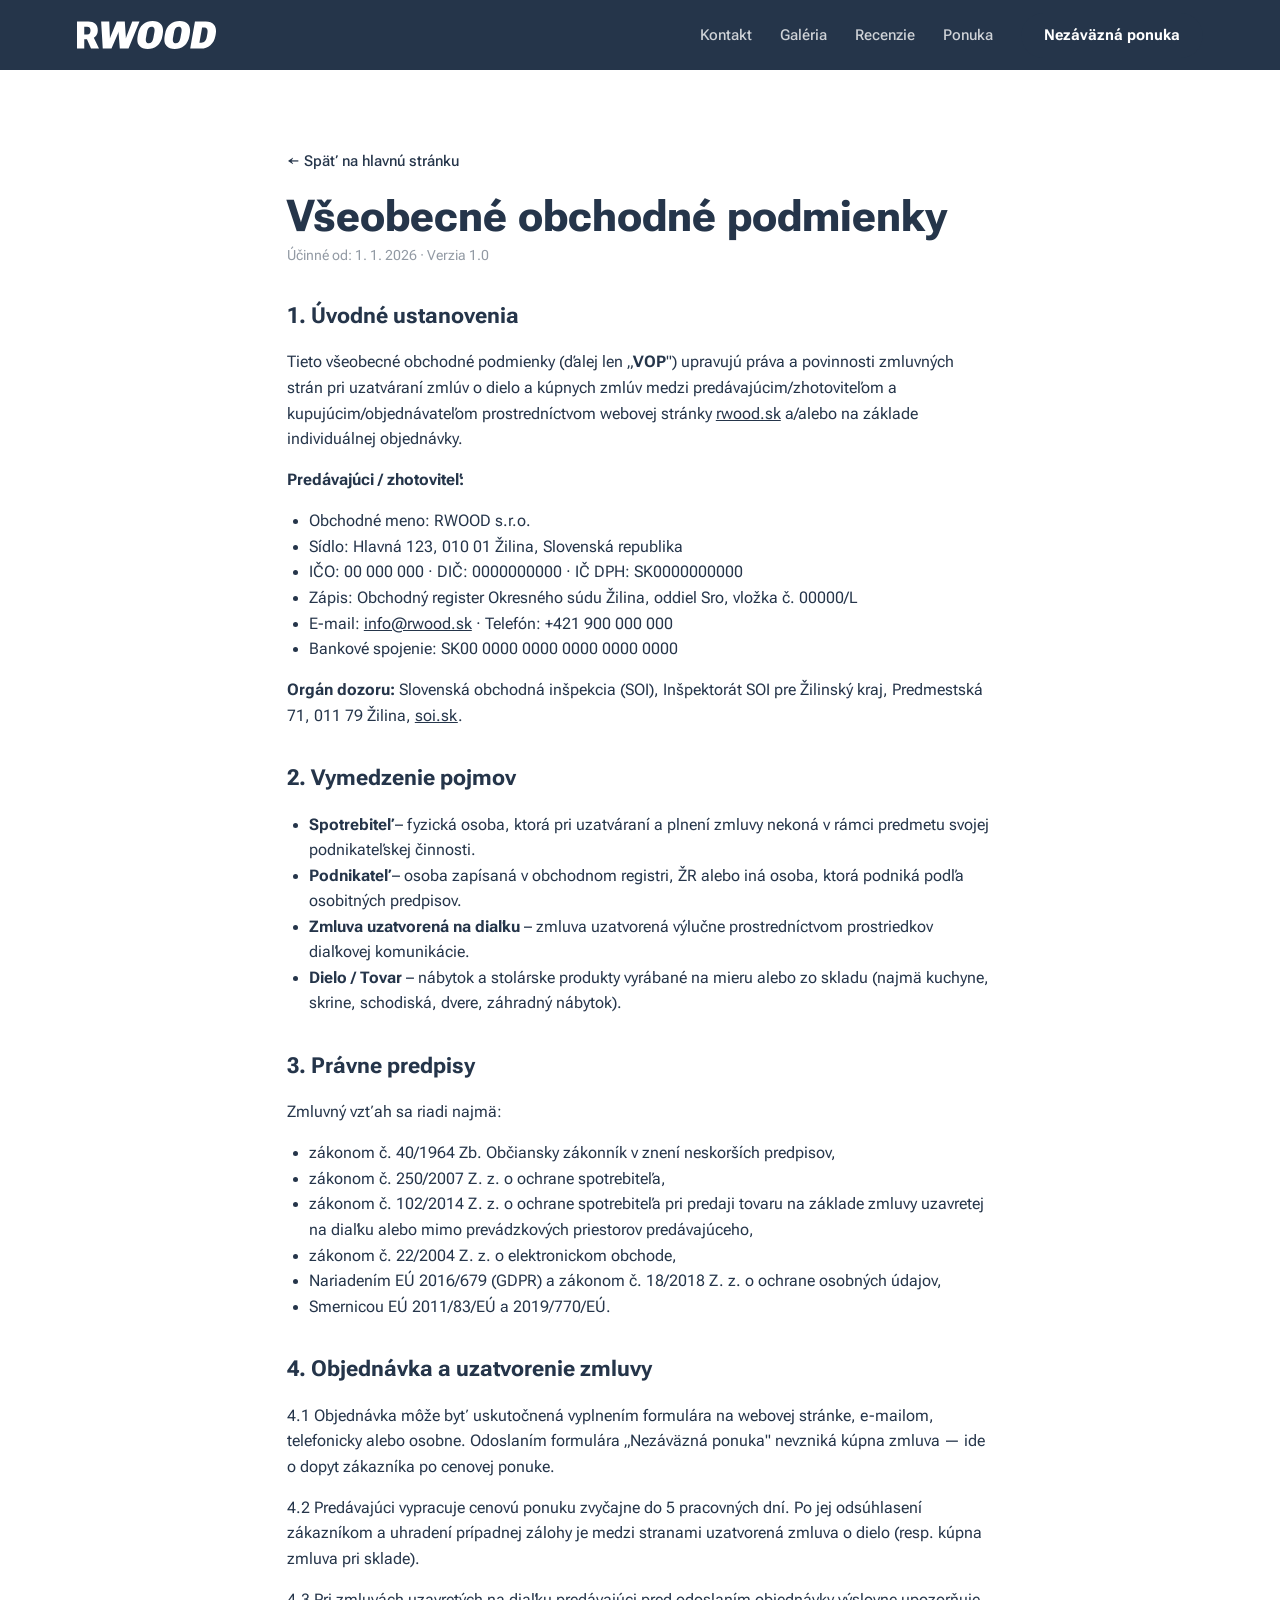
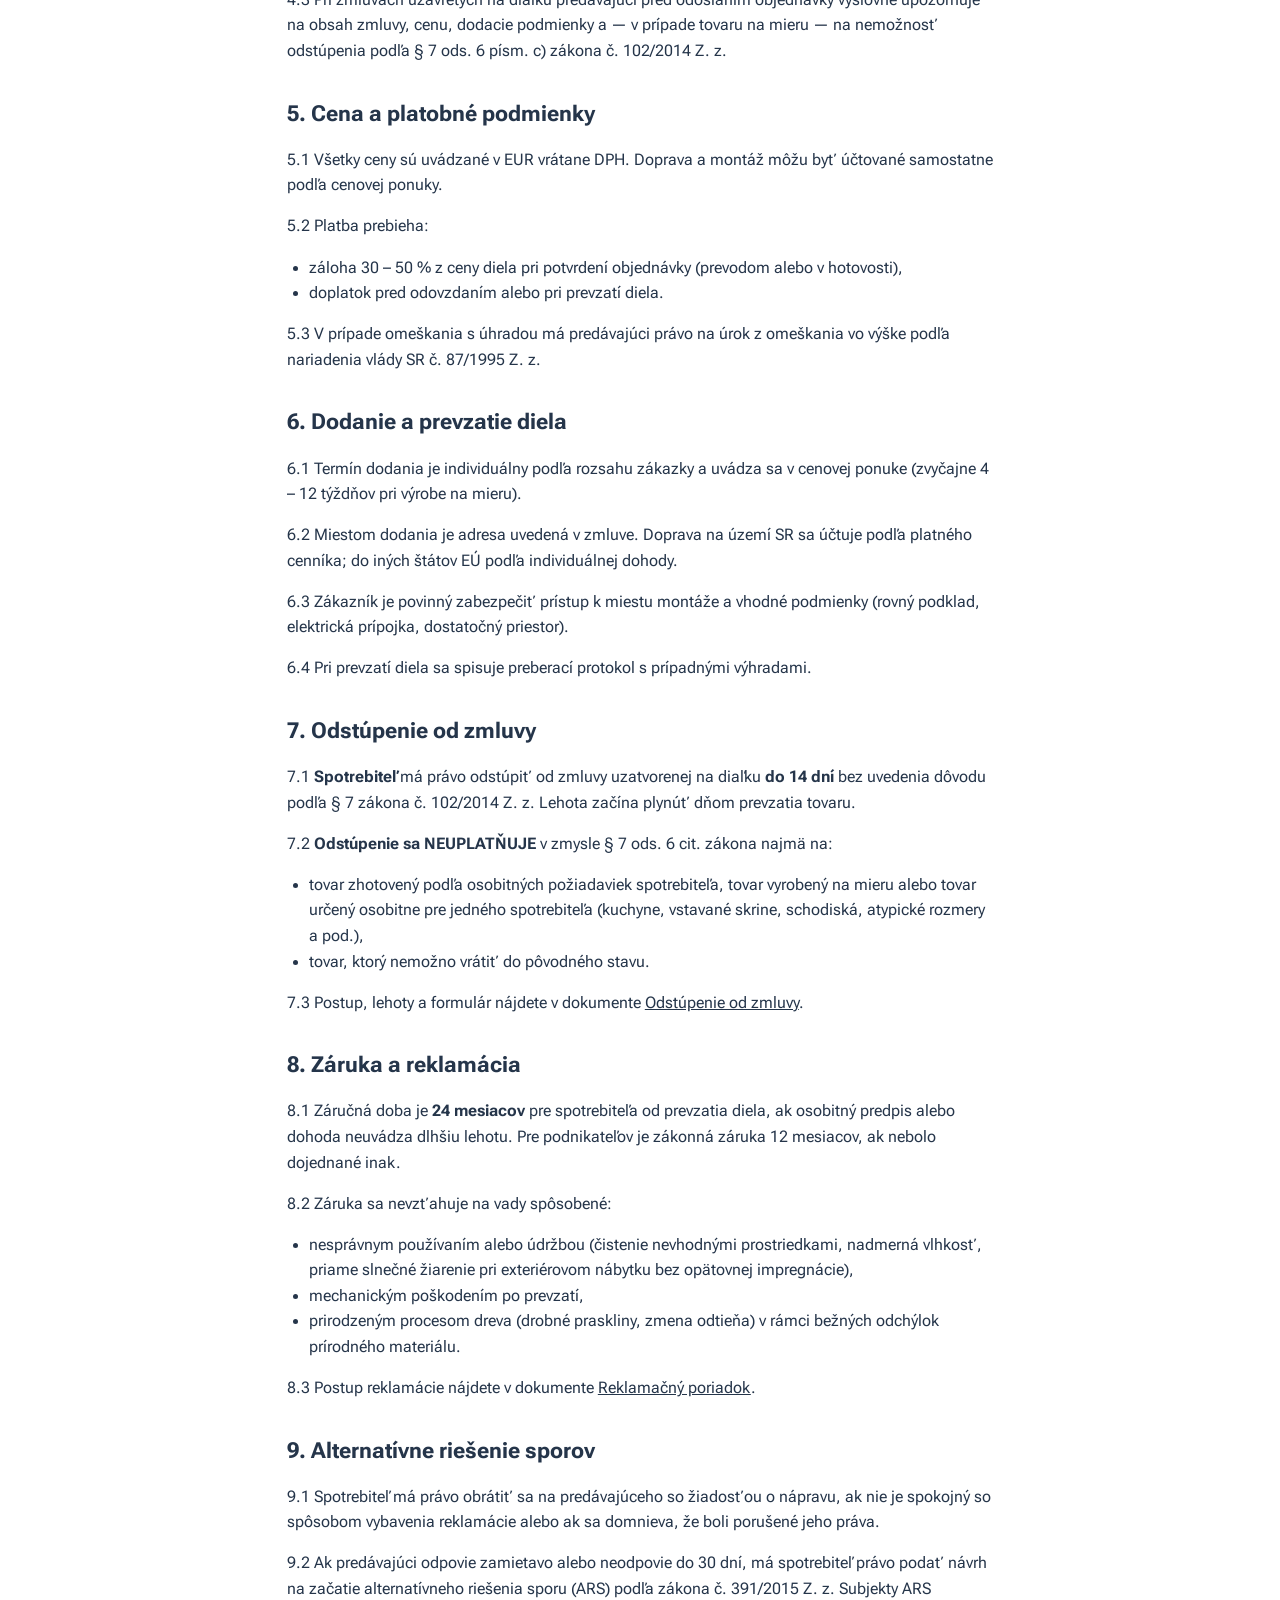
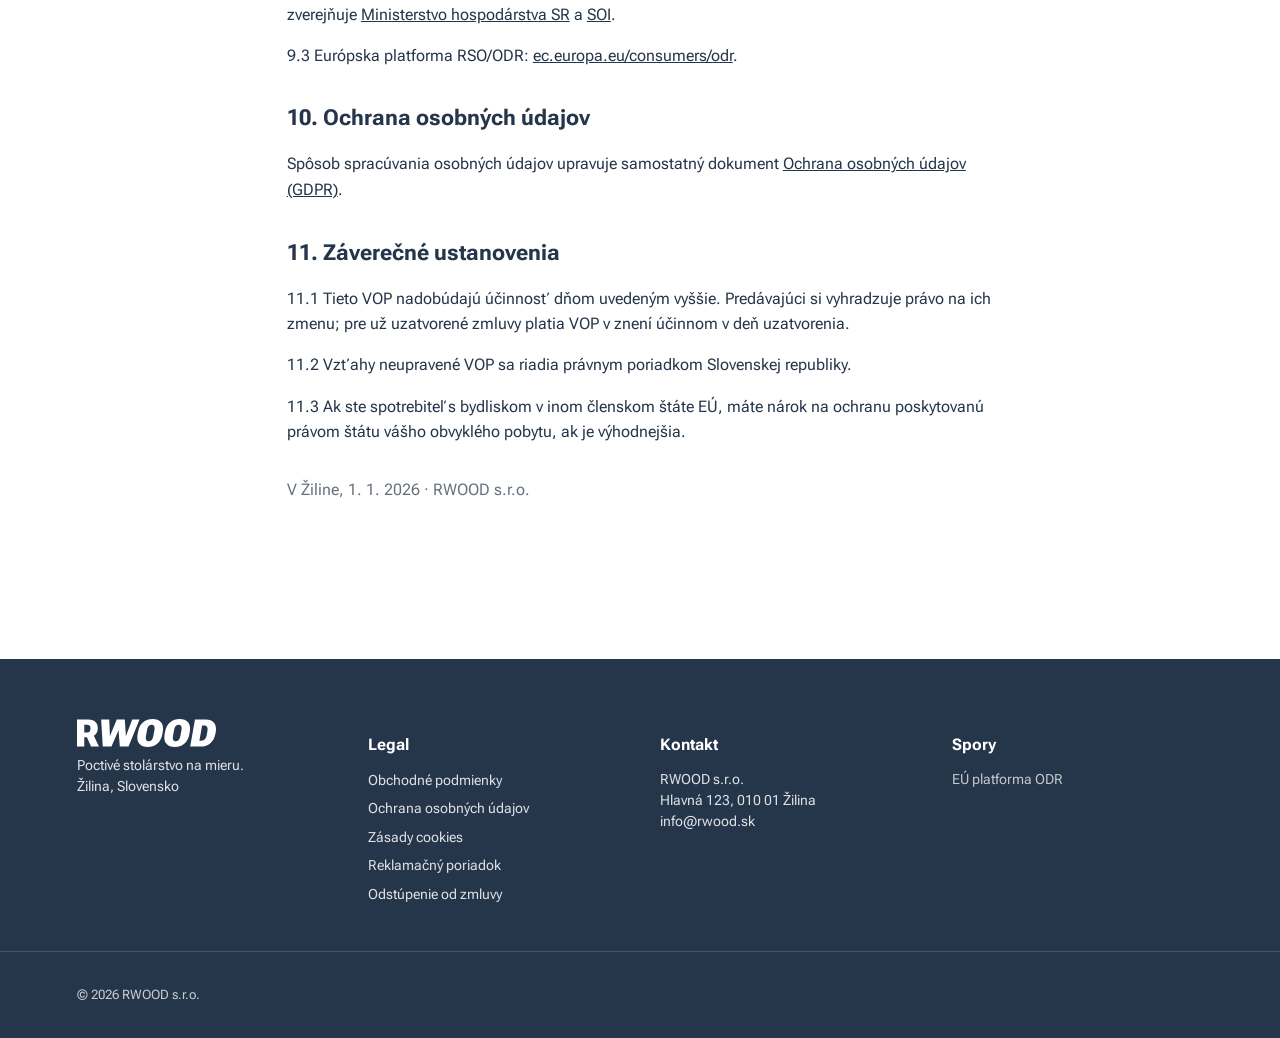
<file: legal/obchodne-podmienky.html>
<!DOCTYPE html>
<html lang="sk">
<head>
<meta charset="UTF-8">
<meta name="viewport" content="width=device-width, initial-scale=1.0">
<title>Obchodné podmienky — RWOOD</title>
<meta name="robots" content="index, follow">
<link rel="preconnect" href="https://fonts.googleapis.com">
<link rel="preconnect" href="https://fonts.gstatic.com" crossorigin>
<link href="https://fonts.googleapis.com/css2?family=Roboto+Flex:opsz,wght@8..144,400;8..144,500;8..144,700&display=swap" rel="stylesheet">
<link rel="stylesheet" href="../css/style.css">
</head>
<body>
<header class="site-header">
    <div class="header-bg" aria-hidden="true"></div>
    <div class="canvas">
        <a href="../index.html" class="logo" aria-label="RWOOD"><img src="../assets/logo.svg" alt="RWOOD" width="139" height="28"></a>
        <nav class="main-nav" aria-label="Hlavná navigácia">
            <a href="../index.html#kontakt">Kontakt</a>
            <a href="../index.html#galeria">Galéria</a>
            <a href="../index.html#recenzie">Recenzie</a>
            <a href="../index.html#ponuka">Ponuka</a>
        </nav>
        <a href="../index.html#formular" class="btn btn-primary">Nezáväzná ponuka</a>
    </div>
</header>

<main class="legal-page">
    <a class="legal-back" href="../index.html">&larr; Späť na hlavnú stránku</a>
    <h1>Všeobecné obchodné podmienky</h1>
    <p class="updated">Účinné od: 1. 1. 2026 · Verzia 1.0</p>

    <h2>1. Úvodné ustanovenia</h2>
    <p>Tieto všeobecné obchodné podmienky (ďalej len „<strong>VOP</strong>") upravujú práva a povinnosti zmluvných strán pri uzatváraní zmlúv o dielo a kúpnych zmlúv medzi predávajúcim/zhotoviteľom a kupujúcim/objednávateľom prostredníctvom webovej stránky <a href="https://rwood.sk">rwood.sk</a> a/alebo na základe individuálnej objednávky.</p>
    <p><strong>Predávajúci / zhotoviteľ:</strong></p>
    <ul>
        <li>Obchodné meno: RWOOD s.r.o.</li>
        <li>Sídlo: Hlavná 123, 010 01 Žilina, Slovenská republika</li>
        <li>IČO: 00 000 000 · DIČ: 0000000000 · IČ DPH: SK0000000000</li>
        <li>Zápis: Obchodný register Okresného súdu Žilina, oddiel Sro, vložka č. 00000/L</li>
        <li>E-mail: <a href="mailto:info@rwood.sk">info@rwood.sk</a> · Telefón: +421 900 000 000</li>
        <li>Bankové spojenie: SK00 0000 0000 0000 0000 0000</li>
    </ul>
    <p><strong>Orgán dozoru:</strong> Slovenská obchodná inšpekcia (SOI), Inšpektorát SOI pre Žilinský kraj, Predmestská 71, 011 79 Žilina, <a href="https://www.soi.sk" target="_blank" rel="noopener">soi.sk</a>.</p>

    <h2>2. Vymedzenie pojmov</h2>
    <ul>
        <li><strong>Spotrebiteľ</strong> – fyzická osoba, ktorá pri uzatváraní a plnení zmluvy nekoná v rámci predmetu svojej podnikateľskej činnosti.</li>
        <li><strong>Podnikateľ</strong> – osoba zapísaná v obchodnom registri, ŽR alebo iná osoba, ktorá podniká podľa osobitných predpisov.</li>
        <li><strong>Zmluva uzatvorená na diaľku</strong> – zmluva uzatvorená výlučne prostredníctvom prostriedkov diaľkovej komunikácie.</li>
        <li><strong>Dielo / Tovar</strong> – nábytok a stolárske produkty vyrábané na mieru alebo zo skladu (najmä kuchyne, skrine, schodiská, dvere, záhradný nábytok).</li>
    </ul>

    <h2>3. Právne predpisy</h2>
    <p>Zmluvný vzťah sa riadi najmä:</p>
    <ul>
        <li>zákonom č. 40/1964 Zb. Občiansky zákonník v znení neskorších predpisov,</li>
        <li>zákonom č. 250/2007 Z. z. o ochrane spotrebiteľa,</li>
        <li>zákonom č. 102/2014 Z. z. o ochrane spotrebiteľa pri predaji tovaru na základe zmluvy uzavretej na diaľku alebo mimo prevádzkových priestorov predávajúceho,</li>
        <li>zákonom č. 22/2004 Z. z. o elektronickom obchode,</li>
        <li>Nariadením EÚ 2016/679 (GDPR) a zákonom č. 18/2018 Z. z. o ochrane osobných údajov,</li>
        <li>Smernicou EÚ 2011/83/EÚ a 2019/770/EÚ.</li>
    </ul>

    <h2>4. Objednávka a uzatvorenie zmluvy</h2>
    <p>4.1 Objednávka môže byť uskutočnená vyplnením formulára na webovej stránke, e-mailom, telefonicky alebo osobne. Odoslaním formulára „Nezáväzná ponuka" nevzniká kúpna zmluva — ide o dopyt zákazníka po cenovej ponuke.</p>
    <p>4.2 Predávajúci vypracuje cenovú ponuku zvyčajne do 5 pracovných dní. Po jej odsúhlasení zákazníkom a uhradení prípadnej zálohy je medzi stranami uzatvorená zmluva o dielo (resp. kúpna zmluva pri sklade).</p>
    <p>4.3 Pri zmluvách uzavretých na diaľku predávajúci pred odoslaním objednávky výslovne upozorňuje na obsah zmluvy, cenu, dodacie podmienky a — v prípade tovaru na mieru — na nemožnosť odstúpenia podľa § 7 ods. 6 písm. c) zákona č. 102/2014 Z. z.</p>

    <h2>5. Cena a platobné podmienky</h2>
    <p>5.1 Všetky ceny sú uvádzané v EUR vrátane DPH. Doprava a montáž môžu byť účtované samostatne podľa cenovej ponuky.</p>
    <p>5.2 Platba prebieha:</p>
    <ul>
        <li>záloha 30 – 50 % z ceny diela pri potvrdení objednávky (prevodom alebo v hotovosti),</li>
        <li>doplatok pred odovzdaním alebo pri prevzatí diela.</li>
    </ul>
    <p>5.3 V prípade omeškania s úhradou má predávajúci právo na úrok z omeškania vo výške podľa nariadenia vlády SR č. 87/1995 Z. z.</p>

    <h2>6. Dodanie a prevzatie diela</h2>
    <p>6.1 Termín dodania je individuálny podľa rozsahu zákazky a uvádza sa v cenovej ponuke (zvyčajne 4 – 12 týždňov pri výrobe na mieru).</p>
    <p>6.2 Miestom dodania je adresa uvedená v zmluve. Doprava na území SR sa účtuje podľa platného cenníka; do iných štátov EÚ podľa individuálnej dohody.</p>
    <p>6.3 Zákazník je povinný zabezpečiť prístup k miestu montáže a vhodné podmienky (rovný podklad, elektrická prípojka, dostatočný priestor).</p>
    <p>6.4 Pri prevzatí diela sa spisuje preberací protokol s prípadnými výhradami.</p>

    <h2>7. Odstúpenie od zmluvy</h2>
    <p>7.1 <strong>Spotrebiteľ</strong> má právo odstúpiť od zmluvy uzatvorenej na diaľku <strong>do 14 dní</strong> bez uvedenia dôvodu podľa § 7 zákona č. 102/2014 Z. z. Lehota začína plynúť dňom prevzatia tovaru.</p>
    <p>7.2 <strong>Odstúpenie sa NEUPLATŇUJE</strong> v zmysle § 7 ods. 6 cit. zákona najmä na:</p>
    <ul>
        <li>tovar zhotovený podľa osobitných požiadaviek spotrebiteľa, tovar vyrobený na mieru alebo tovar určený osobitne pre jedného spotrebiteľa (kuchyne, vstavané skrine, schodiská, atypické rozmery a pod.),</li>
        <li>tovar, ktorý nemožno vrátiť do pôvodného stavu.</li>
    </ul>
    <p>7.3 Postup, lehoty a formulár nájdete v dokumente <a href="odstupenie-od-zmluvy.html">Odstúpenie od zmluvy</a>.</p>

    <h2>8. Záruka a reklamácia</h2>
    <p>8.1 Záručná doba je <strong>24 mesiacov</strong> pre spotrebiteľa od prevzatia diela, ak osobitný predpis alebo dohoda neuvádza dlhšiu lehotu. Pre podnikateľov je zákonná záruka 12 mesiacov, ak nebolo dojednané inak.</p>
    <p>8.2 Záruka sa nevzťahuje na vady spôsobené:</p>
    <ul>
        <li>nesprávnym používaním alebo údržbou (čistenie nevhodnými prostriedkami, nadmerná vlhkosť, priame slnečné žiarenie pri exteriérovom nábytku bez opätovnej impregnácie),</li>
        <li>mechanickým poškodením po prevzatí,</li>
        <li>prirodzeným procesom dreva (drobné praskliny, zmena odtieňa) v rámci bežných odchýlok prírodného materiálu.</li>
    </ul>
    <p>8.3 Postup reklamácie nájdete v dokumente <a href="reklamacny-poriadok.html">Reklamačný poriadok</a>.</p>

    <h2>9. Alternatívne riešenie sporov</h2>
    <p>9.1 Spotrebiteľ má právo obrátiť sa na predávajúceho so žiadosťou o nápravu, ak nie je spokojný so spôsobom vybavenia reklamácie alebo ak sa domnieva, že boli porušené jeho práva.</p>
    <p>9.2 Ak predávajúci odpovie zamietavo alebo neodpovie do 30 dní, má spotrebiteľ právo podať návrh na začatie alternatívneho riešenia sporu (ARS) podľa zákona č. 391/2015 Z. z. Subjekty ARS zverejňuje <a href="https://www.mhsr.sk" target="_blank" rel="noopener">Ministerstvo hospodárstva SR</a> a <a href="https://www.soi.sk" target="_blank" rel="noopener">SOI</a>.</p>
    <p>9.3 Európska platforma RSO/ODR: <a href="https://ec.europa.eu/consumers/odr" target="_blank" rel="noopener">ec.europa.eu/consumers/odr</a>.</p>

    <h2>10. Ochrana osobných údajov</h2>
    <p>Spôsob spracúvania osobných údajov upravuje samostatný dokument <a href="ochrana-osobnych-udajov.html">Ochrana osobných údajov (GDPR)</a>.</p>

    <h2>11. Záverečné ustanovenia</h2>
    <p>11.1 Tieto VOP nadobúdajú účinnosť dňom uvedeným vyššie. Predávajúci si vyhradzuje právo na ich zmenu; pre už uzatvorené zmluvy platia VOP v znení účinnom v deň uzatvorenia.</p>
    <p>11.2 Vzťahy neupravené VOP sa riadia právnym poriadkom Slovenskej republiky.</p>
    <p>11.3 Ak ste spotrebiteľ s bydliskom v inom členskom štáte EÚ, máte nárok na ochranu poskytovanú právom štátu vášho obvyklého pobytu, ak je výhodnejšia.</p>

    <p style="margin-top:32px; opacity:.7;">V Žiline, 1. 1. 2026 · RWOOD s.r.o.</p>
</main>

<footer class="site-footer">
    <div class="canvas footer-inner">
        <div class="footer-col"><img src="../assets/logo.svg" alt="RWOOD" width="139" height="28" class="footer-logo"><p>Poctivé stolárstvo na mieru.<br>Žilina, Slovensko</p></div>
        <div class="footer-col"><h4>Legal</h4>
            <ul>
                <li><a href="obchodne-podmienky.html">Obchodné podmienky</a></li>
                <li><a href="ochrana-osobnych-udajov.html">Ochrana osobných údajov</a></li>
                <li><a href="cookies.html">Zásady cookies</a></li>
                <li><a href="reklamacny-poriadok.html">Reklamačný poriadok</a></li>
                <li><a href="odstupenie-od-zmluvy.html">Odstúpenie od zmluvy</a></li>
            </ul>
        </div>
        <div class="footer-col"><h4>Kontakt</h4><p>RWOOD s.r.o.<br>Hlavná 123, 010 01 Žilina<br>info@rwood.sk</p></div>
        <div class="footer-col"><h4>Spory</h4><p><a href="https://ec.europa.eu/consumers/odr" target="_blank" rel="noopener">EÚ platforma ODR</a></p></div>
    </div>
    <div class="canvas footer-bottom"><p>&copy; 2026 RWOOD s.r.o.</p></div>
</footer>
</body>
</html>
</file>
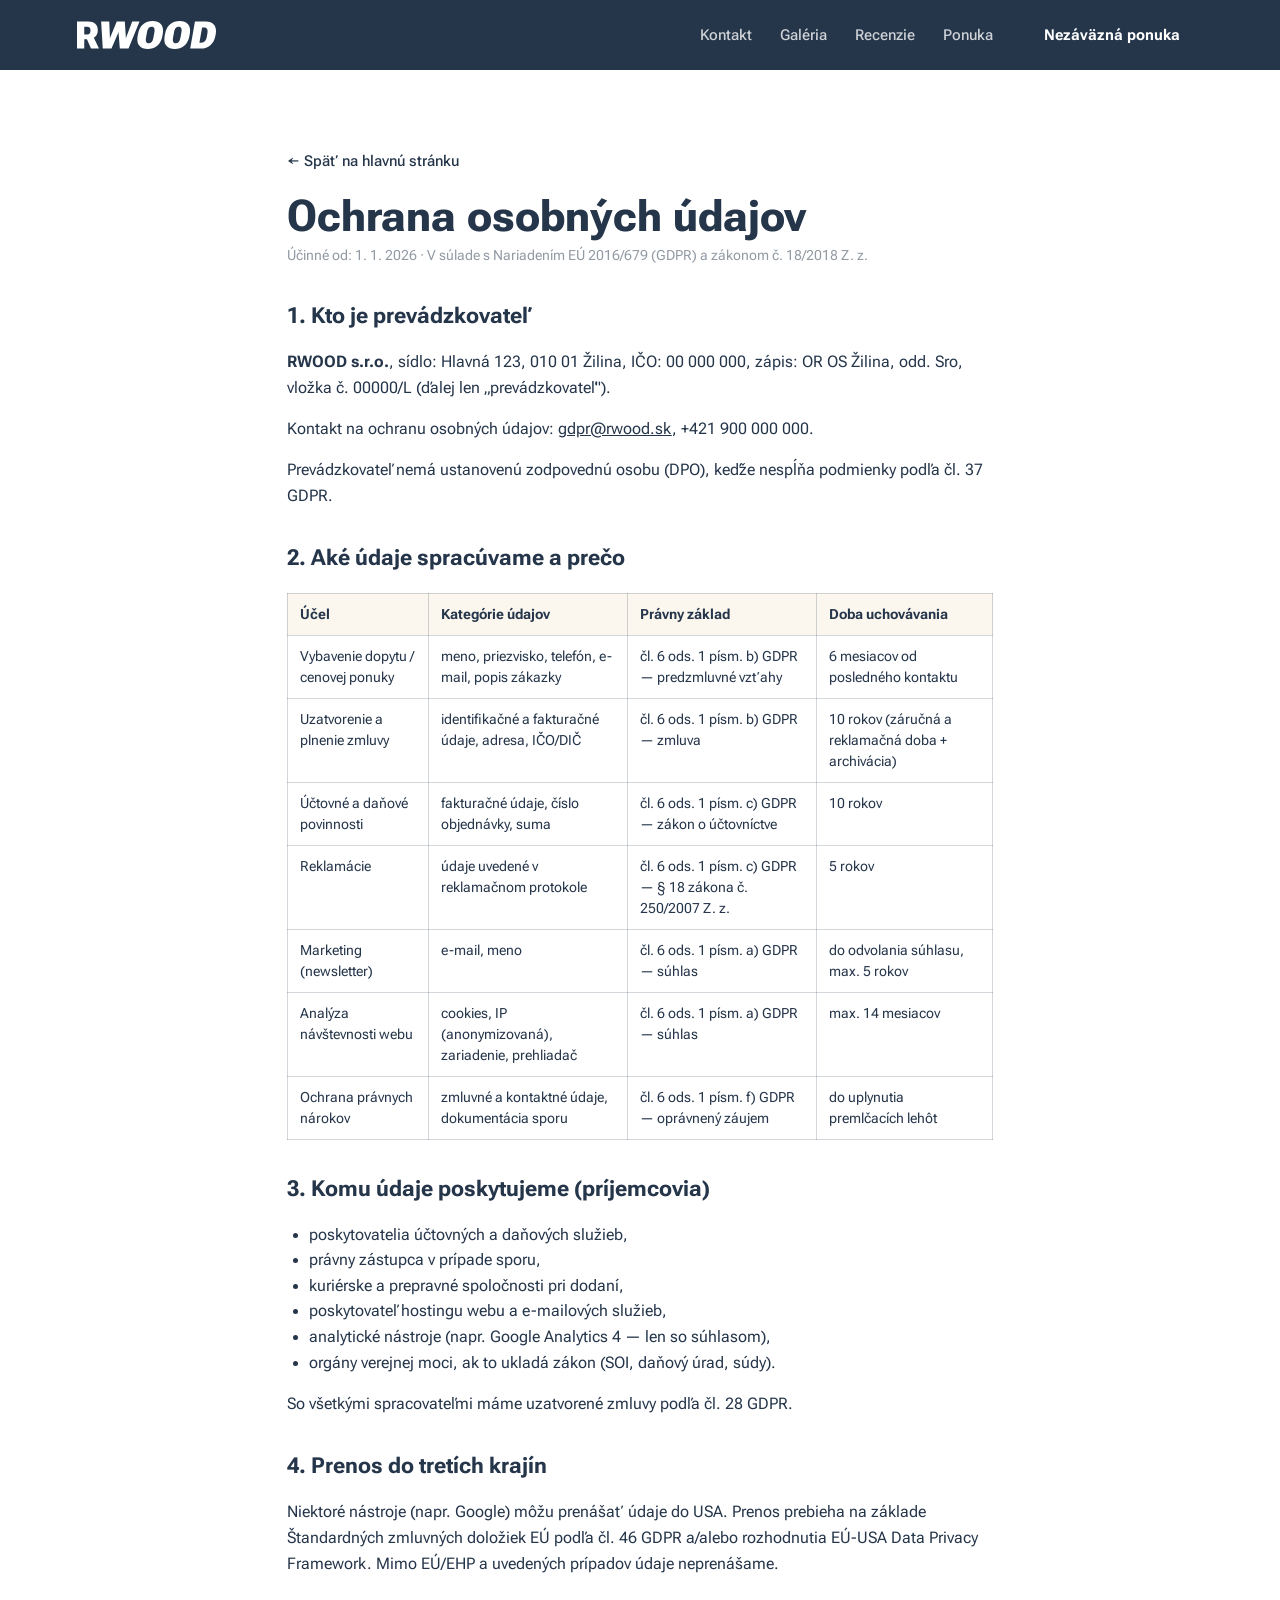
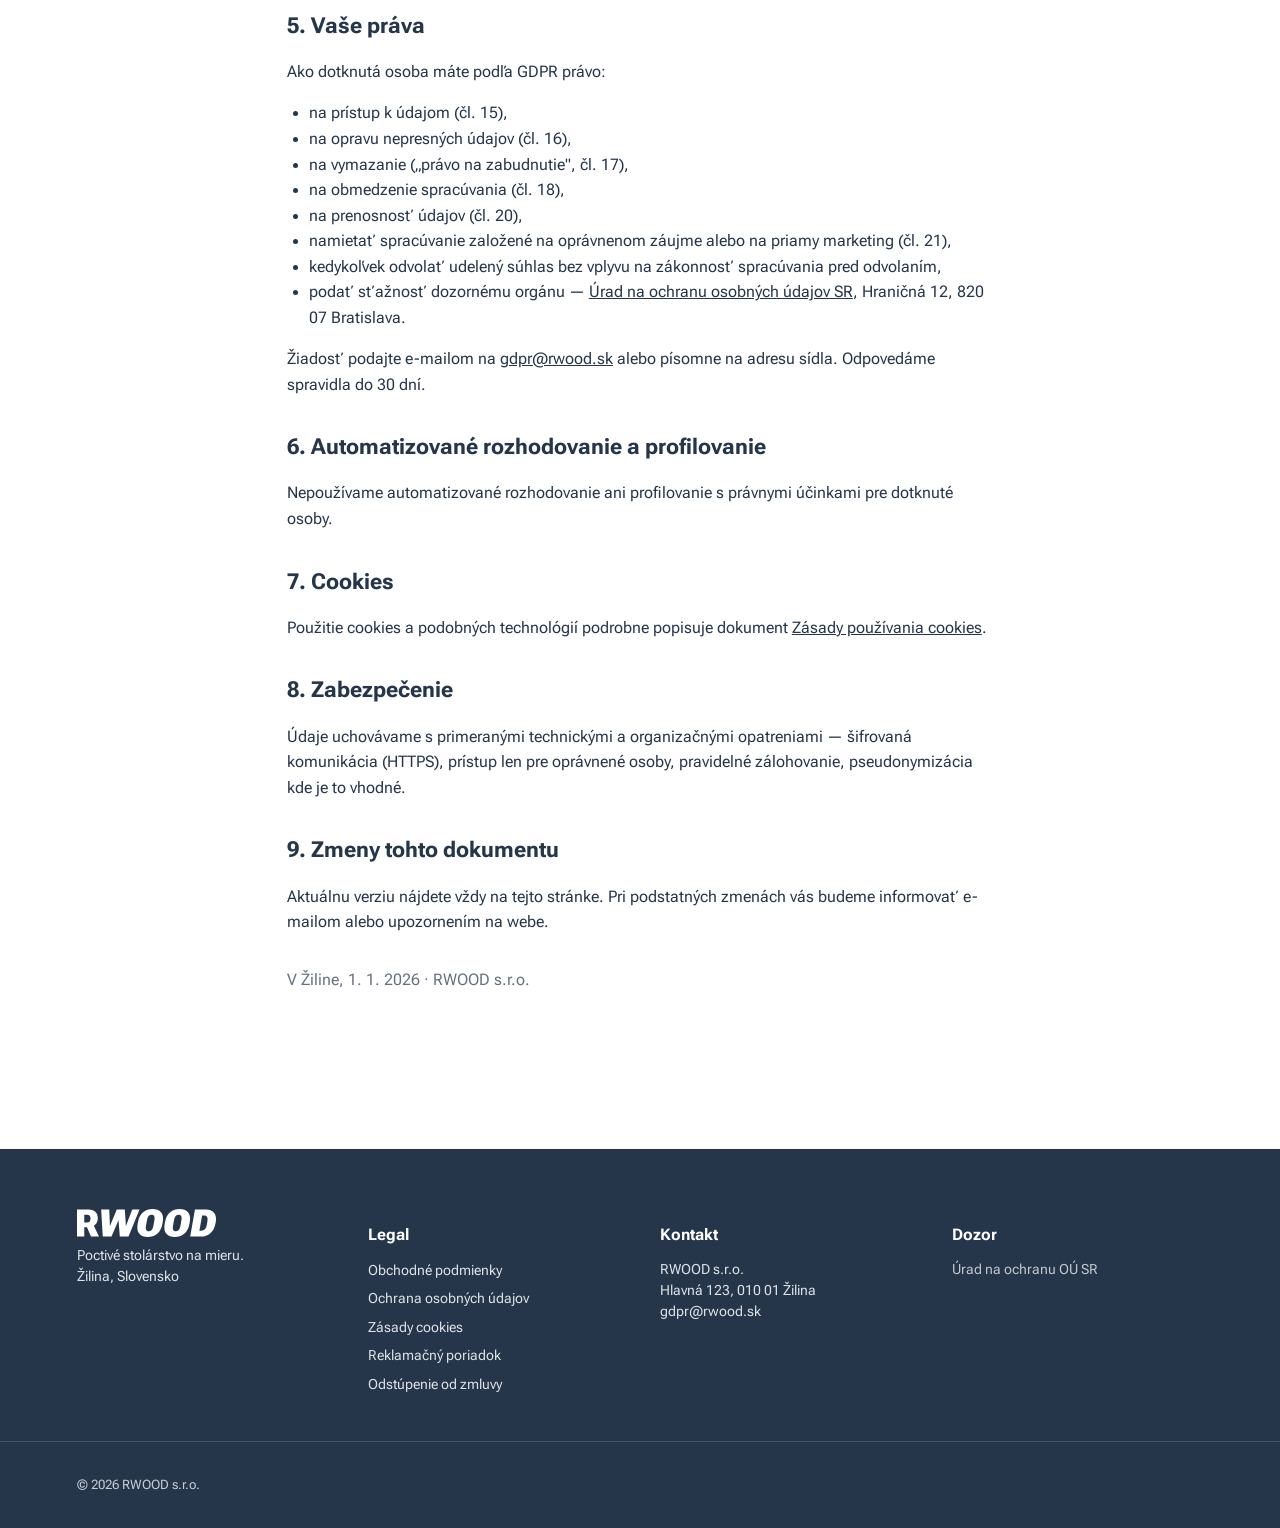
<file: legal/ochrana-osobnych-udajov.html>
<!DOCTYPE html>
<html lang="sk">
<head>
<meta charset="UTF-8">
<meta name="viewport" content="width=device-width, initial-scale=1.0">
<title>Ochrana osobných údajov (GDPR) — RWOOD</title>
<meta name="robots" content="index, follow">
<link rel="preconnect" href="https://fonts.googleapis.com">
<link rel="preconnect" href="https://fonts.gstatic.com" crossorigin>
<link href="https://fonts.googleapis.com/css2?family=Roboto+Flex:opsz,wght@8..144,400;8..144,500;8..144,700&display=swap" rel="stylesheet">
<link rel="stylesheet" href="../css/style.css">
</head>
<body>
<header class="site-header">
    <div class="header-bg" aria-hidden="true"></div>
    <div class="canvas">
        <a href="../index.html" class="logo" aria-label="RWOOD"><img src="../assets/logo.svg" alt="RWOOD" width="139" height="28"></a>
        <nav class="main-nav" aria-label="Hlavná navigácia">
            <a href="../index.html#kontakt">Kontakt</a>
            <a href="../index.html#galeria">Galéria</a>
            <a href="../index.html#recenzie">Recenzie</a>
            <a href="../index.html#ponuka">Ponuka</a>
        </nav>
        <a href="../index.html#formular" class="btn btn-primary">Nezáväzná ponuka</a>
    </div>
</header>

<main class="legal-page">
    <a class="legal-back" href="../index.html">&larr; Späť na hlavnú stránku</a>
    <h1>Ochrana osobných údajov</h1>
    <p class="updated">Účinné od: 1. 1. 2026 · V súlade s Nariadením EÚ 2016/679 (GDPR) a zákonom č. 18/2018 Z. z.</p>

    <h2>1. Kto je prevádzkovateľ</h2>
    <p><strong>RWOOD s.r.o.</strong>, sídlo: Hlavná 123, 010 01 Žilina, IČO: 00 000 000, zápis: OR OS Žilina, odd. Sro, vložka č. 00000/L (ďalej len „prevádzkovateľ").</p>
    <p>Kontakt na ochranu osobných údajov: <a href="mailto:gdpr@rwood.sk">gdpr@rwood.sk</a>, +421 900 000 000.</p>
    <p>Prevádzkovateľ nemá ustanovenú zodpovednú osobu (DPO), keďže nespĺňa podmienky podľa čl. 37 GDPR.</p>

    <h2>2. Aké údaje spracúvame a prečo</h2>
    <table>
        <thead><tr><th>Účel</th><th>Kategórie údajov</th><th>Právny základ</th><th>Doba uchovávania</th></tr></thead>
        <tbody>
        <tr>
            <td>Vybavenie dopytu / cenovej ponuky</td>
            <td>meno, priezvisko, telefón, e-mail, popis zákazky</td>
            <td>čl. 6 ods. 1 písm. b) GDPR — predzmluvné vzťahy</td>
            <td>6 mesiacov od posledného kontaktu</td>
        </tr>
        <tr>
            <td>Uzatvorenie a plnenie zmluvy</td>
            <td>identifikačné a fakturačné údaje, adresa, IČO/DIČ</td>
            <td>čl. 6 ods. 1 písm. b) GDPR — zmluva</td>
            <td>10 rokov (záručná a reklamačná doba + archivácia)</td>
        </tr>
        <tr>
            <td>Účtovné a daňové povinnosti</td>
            <td>fakturačné údaje, číslo objednávky, suma</td>
            <td>čl. 6 ods. 1 písm. c) GDPR — zákon o účtovníctve</td>
            <td>10 rokov</td>
        </tr>
        <tr>
            <td>Reklamácie</td>
            <td>údaje uvedené v reklamačnom protokole</td>
            <td>čl. 6 ods. 1 písm. c) GDPR — § 18 zákona č. 250/2007 Z. z.</td>
            <td>5 rokov</td>
          </tr>
        <tr>
            <td>Marketing (newsletter)</td>
            <td>e-mail, meno</td>
            <td>čl. 6 ods. 1 písm. a) GDPR — súhlas</td>
            <td>do odvolania súhlasu, max. 5 rokov</td>
        </tr>
        <tr>
            <td>Analýza návštevnosti webu</td>
            <td>cookies, IP (anonymizovaná), zariadenie, prehliadač</td>
            <td>čl. 6 ods. 1 písm. a) GDPR — súhlas</td>
            <td>max. 14 mesiacov</td>
        </tr>
        <tr>
            <td>Ochrana právnych nárokov</td>
            <td>zmluvné a kontaktné údaje, dokumentácia sporu</td>
            <td>čl. 6 ods. 1 písm. f) GDPR — oprávnený záujem</td>
            <td>do uplynutia premlčacích lehôt</td>
        </tr>
        </tbody>
    </table>

    <h2>3. Komu údaje poskytujeme (príjemcovia)</h2>
    <ul>
        <li>poskytovatelia účtovných a daňových služieb,</li>
        <li>právny zástupca v prípade sporu,</li>
        <li>kuriérske a prepravné spoločnosti pri dodaní,</li>
        <li>poskytovateľ hostingu webu a e-mailových služieb,</li>
        <li>analytické nástroje (napr. Google Analytics 4 — len so súhlasom),</li>
        <li>orgány verejnej moci, ak to ukladá zákon (SOI, daňový úrad, súdy).</li>
    </ul>
    <p>So všetkými spracovateľmi máme uzatvorené zmluvy podľa čl. 28 GDPR.</p>

    <h2>4. Prenos do tretích krajín</h2>
    <p>Niektoré nástroje (napr. Google) môžu prenášať údaje do USA. Prenos prebieha na základe Štandardných zmluvných doložiek EÚ podľa čl. 46 GDPR a/alebo rozhodnutia EÚ-USA Data Privacy Framework. Mimo EÚ/EHP a uvedených prípadov údaje neprenášame.</p>

    <h2>5. Vaše práva</h2>
    <p>Ako dotknutá osoba máte podľa GDPR právo:</p>
    <ul>
        <li>na prístup k údajom (čl. 15),</li>
        <li>na opravu nepresných údajov (čl. 16),</li>
        <li>na vymazanie („právo na zabudnutie", čl. 17),</li>
        <li>na obmedzenie spracúvania (čl. 18),</li>
        <li>na prenosnosť údajov (čl. 20),</li>
        <li>namietať spracúvanie založené na oprávnenom záujme alebo na priamy marketing (čl. 21),</li>
        <li>kedykoľvek odvolať udelený súhlas bez vplyvu na zákonnosť spracúvania pred odvolaním,</li>
        <li>podať sťažnosť dozornému orgánu — <a href="https://dataprotection.gov.sk" target="_blank" rel="noopener">Úrad na ochranu osobných údajov SR</a>, Hraničná 12, 820 07 Bratislava.</li>
    </ul>
    <p>Žiadosť podajte e-mailom na <a href="mailto:gdpr@rwood.sk">gdpr@rwood.sk</a> alebo písomne na adresu sídla. Odpovedáme spravidla do 30 dní.</p>

    <h2>6. Automatizované rozhodovanie a profilovanie</h2>
    <p>Nepoužívame automatizované rozhodovanie ani profilovanie s právnymi účinkami pre dotknuté osoby.</p>

    <h2>7. Cookies</h2>
    <p>Použitie cookies a podobných technológií podrobne popisuje dokument <a href="cookies.html">Zásady používania cookies</a>.</p>

    <h2>8. Zabezpečenie</h2>
    <p>Údaje uchovávame s primeranými technickými a organizačnými opatreniami — šifrovaná komunikácia (HTTPS), prístup len pre oprávnené osoby, pravidelné zálohovanie, pseudonymizácia kde je to vhodné.</p>

    <h2>9. Zmeny tohto dokumentu</h2>
    <p>Aktuálnu verziu nájdete vždy na tejto stránke. Pri podstatných zmenách vás budeme informovať e-mailom alebo upozornením na webe.</p>

    <p style="margin-top:32px; opacity:.7;">V Žiline, 1. 1. 2026 · RWOOD s.r.o.</p>
</main>

<footer class="site-footer">
    <div class="canvas footer-inner">
        <div class="footer-col"><img src="../assets/logo.svg" alt="RWOOD" width="139" height="28" class="footer-logo"><p>Poctivé stolárstvo na mieru.<br>Žilina, Slovensko</p></div>
        <div class="footer-col"><h4>Legal</h4>
            <ul>
                <li><a href="obchodne-podmienky.html">Obchodné podmienky</a></li>
                <li><a href="ochrana-osobnych-udajov.html">Ochrana osobných údajov</a></li>
                <li><a href="cookies.html">Zásady cookies</a></li>
                <li><a href="reklamacny-poriadok.html">Reklamačný poriadok</a></li>
                <li><a href="odstupenie-od-zmluvy.html">Odstúpenie od zmluvy</a></li>
            </ul>
        </div>
        <div class="footer-col"><h4>Kontakt</h4><p>RWOOD s.r.o.<br>Hlavná 123, 010 01 Žilina<br>gdpr@rwood.sk</p></div>
        <div class="footer-col"><h4>Dozor</h4><p><a href="https://dataprotection.gov.sk" target="_blank" rel="noopener">Úrad na ochranu OÚ SR</a></p></div>
    </div>
    <div class="canvas footer-bottom"><p>&copy; 2026 RWOOD s.r.o.</p></div>
</footer>
</body>
</html>
</file>
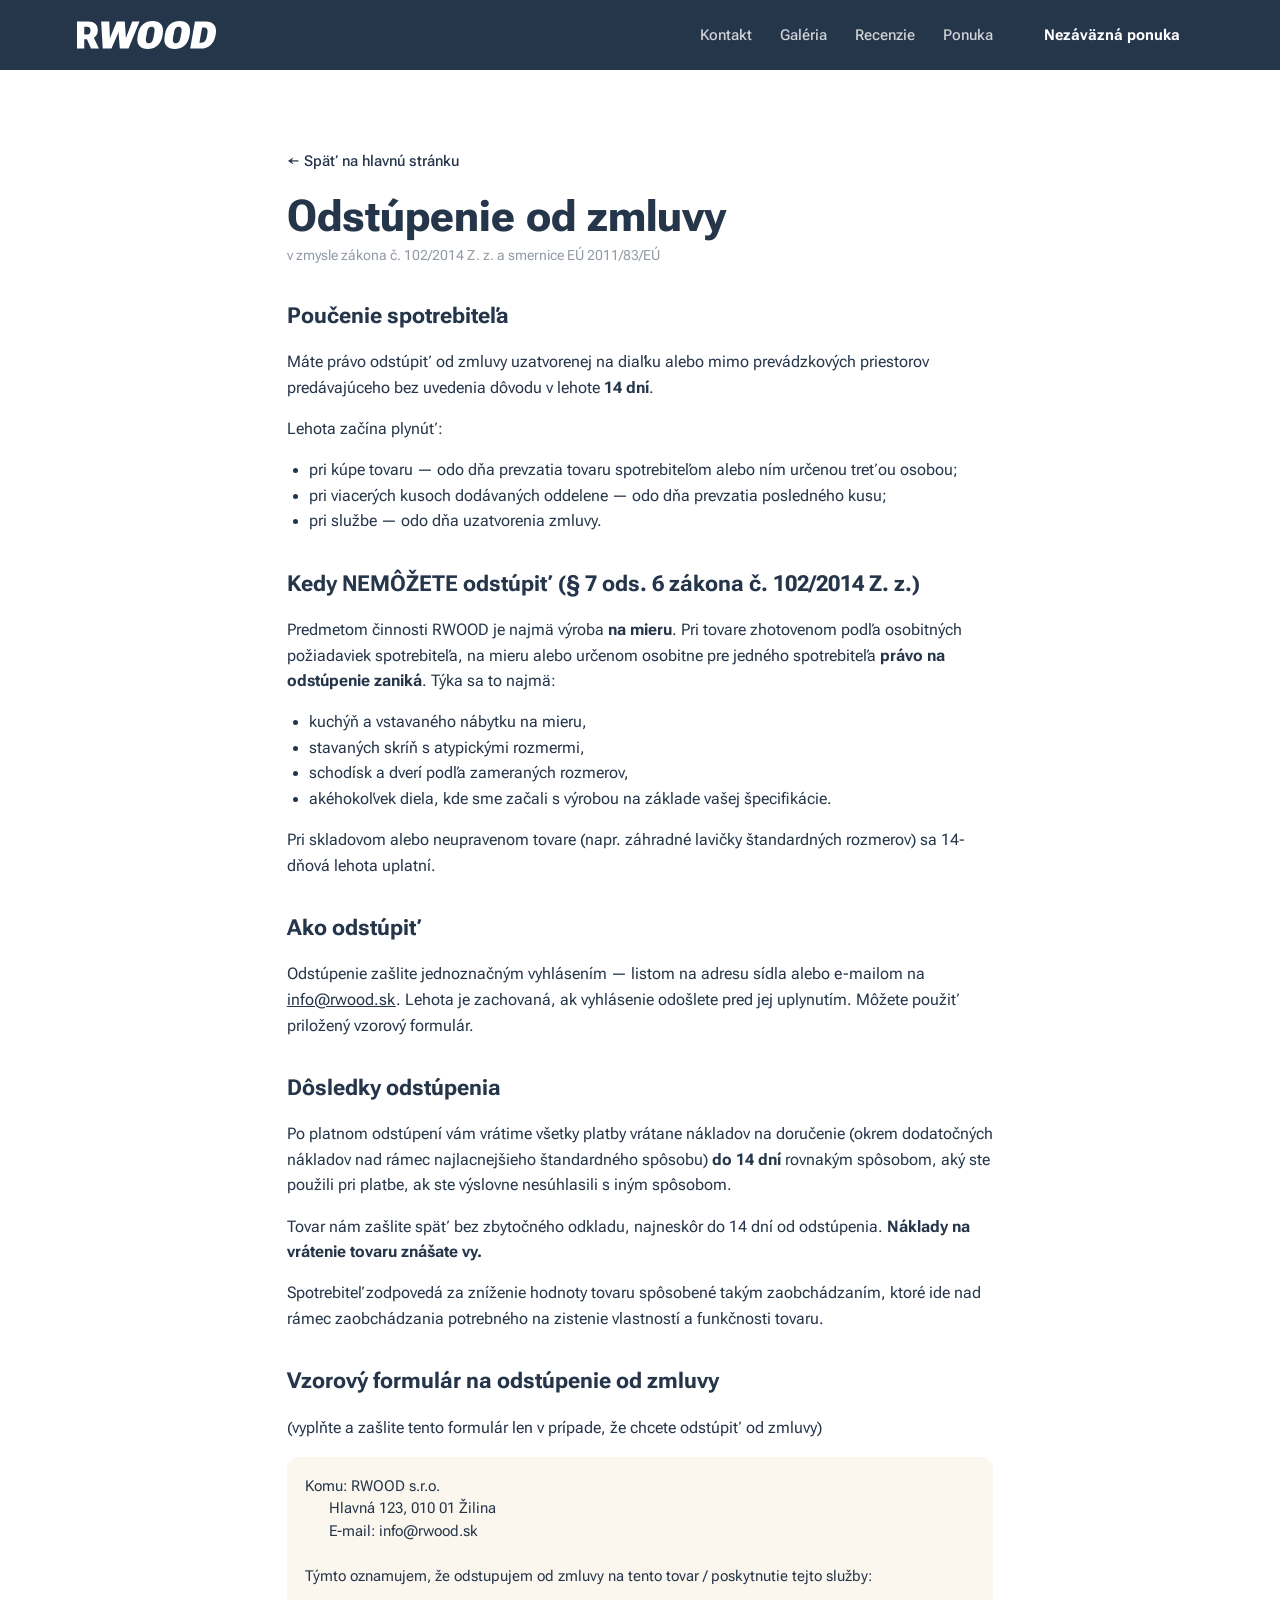
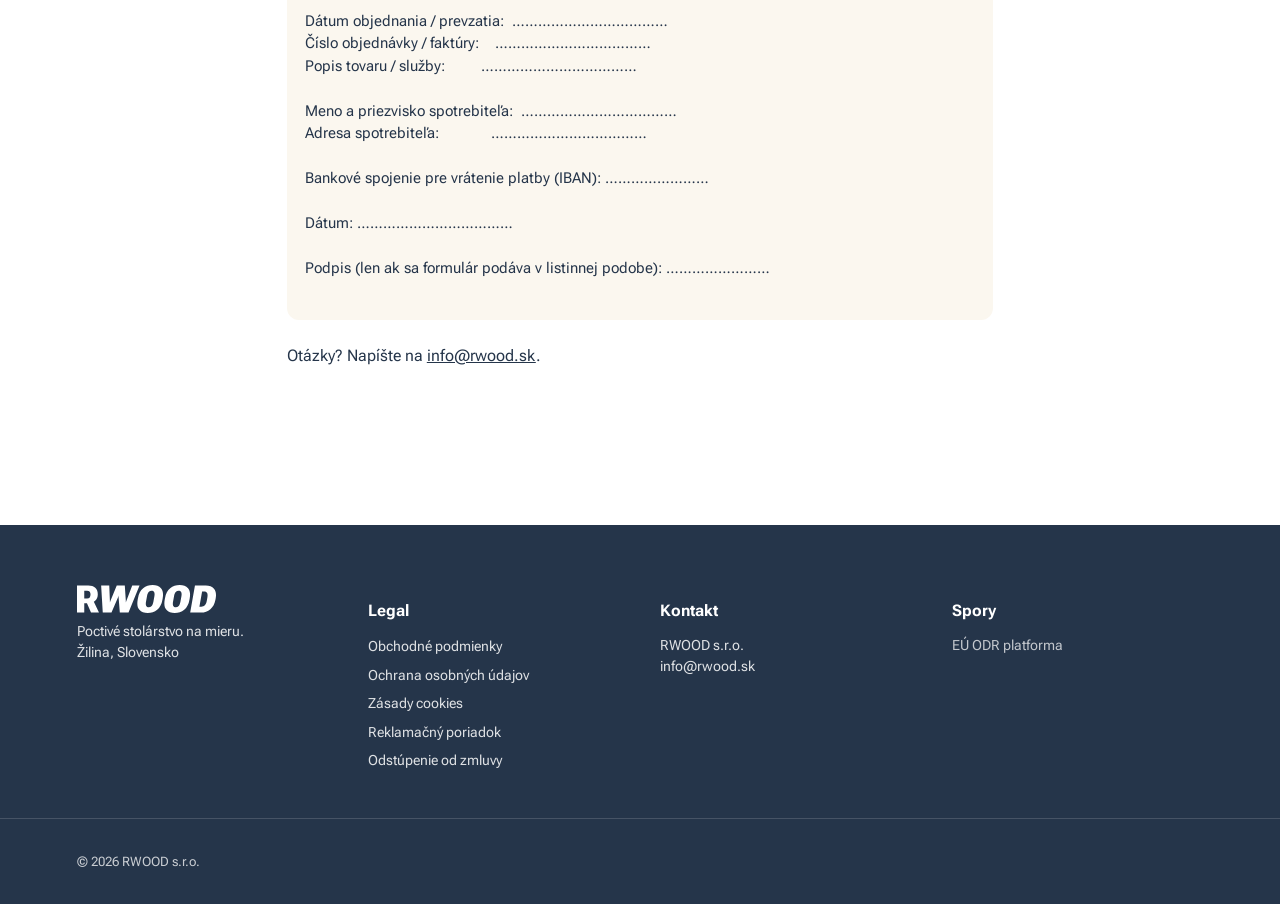
<file: legal/odstupenie-od-zmluvy.html>
<!DOCTYPE html>
<html lang="sk">
<head>
<meta charset="UTF-8">
<meta name="viewport" content="width=device-width, initial-scale=1.0">
<title>Odstúpenie od zmluvy — RWOOD</title>
<meta name="robots" content="index, follow">
<link rel="preconnect" href="https://fonts.googleapis.com">
<link rel="preconnect" href="https://fonts.gstatic.com" crossorigin>
<link href="https://fonts.googleapis.com/css2?family=Roboto+Flex:opsz,wght@8..144,400;8..144,500;8..144,700&display=swap" rel="stylesheet">
<link rel="stylesheet" href="../css/style.css">
</head>
<body>
<header class="site-header">
    <div class="header-bg" aria-hidden="true"></div>
    <div class="canvas">
        <a href="../index.html" class="logo" aria-label="RWOOD"><img src="../assets/logo.svg" alt="RWOOD" width="139" height="28"></a>
        <nav class="main-nav" aria-label="Hlavná navigácia">
            <a href="../index.html#kontakt">Kontakt</a>
            <a href="../index.html#galeria">Galéria</a>
            <a href="../index.html#recenzie">Recenzie</a>
            <a href="../index.html#ponuka">Ponuka</a>
        </nav>
        <a href="../index.html#formular" class="btn btn-primary">Nezáväzná ponuka</a>
    </div>
</header>

<main class="legal-page">
    <a class="legal-back" href="../index.html">&larr; Späť na hlavnú stránku</a>
    <h1>Odstúpenie od zmluvy</h1>
    <p class="updated">v zmysle zákona č. 102/2014 Z. z. a smernice EÚ 2011/83/EÚ</p>

    <h2>Poučenie spotrebiteľa</h2>
    <p>Máte právo odstúpiť od zmluvy uzatvorenej na diaľku alebo mimo prevádzkových priestorov predávajúceho bez uvedenia dôvodu v lehote <strong>14 dní</strong>.</p>
    <p>Lehota začína plynúť:</p>
    <ul>
        <li>pri kúpe tovaru — odo dňa prevzatia tovaru spotrebiteľom alebo ním určenou treťou osobou;</li>
        <li>pri viacerých kusoch dodávaných oddelene — odo dňa prevzatia posledného kusu;</li>
        <li>pri službe — odo dňa uzatvorenia zmluvy.</li>
    </ul>

    <h2>Kedy NEMÔŽETE odstúpiť (§ 7 ods. 6 zákona č. 102/2014 Z. z.)</h2>
    <p>Predmetom činnosti RWOOD je najmä výroba <strong>na mieru</strong>. Pri tovare zhotovenom podľa osobitných požiadaviek spotrebiteľa, na mieru alebo určenom osobitne pre jedného spotrebiteľa <strong>právo na odstúpenie zaniká</strong>. Týka sa to najmä:</p>
    <ul>
        <li>kuchýň a vstavaného nábytku na mieru,</li>
        <li>stavaných skríň s atypickými rozmermi,</li>
        <li>schodísk a dverí podľa zameraných rozmerov,</li>
        <li>akéhokoľvek diela, kde sme začali s výrobou na základe vašej špecifikácie.</li>
    </ul>
    <p>Pri skladovom alebo neupravenom tovare (napr. záhradné lavičky štandardných rozmerov) sa 14-dňová lehota uplatní.</p>

    <h2>Ako odstúpiť</h2>
    <p>Odstúpenie zašlite jednoznačným vyhlásením — listom na adresu sídla alebo e-mailom na <a href="mailto:info@rwood.sk">info@rwood.sk</a>. Lehota je zachovaná, ak vyhlásenie odošlete pred jej uplynutím. Môžete použiť priložený vzorový formulár.</p>

    <h2>Dôsledky odstúpenia</h2>
    <p>Po platnom odstúpení vám vrátime všetky platby vrátane nákladov na doručenie (okrem dodatočných nákladov nad rámec najlacnejšieho štandardného spôsobu) <strong>do 14 dní</strong> rovnakým spôsobom, aký ste použili pri platbe, ak ste výslovne nesúhlasili s iným spôsobom.</p>
    <p>Tovar nám zašlite späť bez zbytočného odkladu, najneskôr do 14 dní od odstúpenia. <strong>Náklady na vrátenie tovaru znášate vy.</strong></p>
    <p>Spotrebiteľ zodpovedá za zníženie hodnoty tovaru spôsobené takým zaobchádzaním, ktoré ide nad rámec zaobchádzania potrebného na zistenie vlastností a funkčnosti tovaru.</p>

    <h2>Vzorový formulár na odstúpenie od zmluvy</h2>
    <p>(vyplňte a zašlite tento formulár len v prípade, že chcete odstúpiť od zmluvy)</p>

    <pre style="white-space:pre-wrap; background:var(--cream); padding:18px; border-radius:12px; font-family:inherit;">
Komu: RWOOD s.r.o.
      Hlavná 123, 010 01 Žilina
      E-mail: info@rwood.sk

Týmto oznamujem, že odstupujem od zmluvy na tento tovar / poskytnutie tejto služby:

Dátum objednania / prevzatia:  ………………………………
Číslo objednávky / faktúry:    ………………………………
Popis tovaru / služby:         ………………………………

Meno a priezvisko spotrebiteľa:  ………………………………
Adresa spotrebiteľa:             ………………………………

Bankové spojenie pre vrátenie platby (IBAN): ……………………

Dátum: ………………………………

Podpis (len ak sa formulár podáva v listinnej podobe): ……………………
    </pre>

    <p style="margin-top:24px;">Otázky? Napíšte na <a href="mailto:info@rwood.sk">info@rwood.sk</a>.</p>
</main>

<footer class="site-footer">
    <div class="canvas footer-inner">
        <div class="footer-col"><img src="../assets/logo.svg" alt="RWOOD" width="139" height="28" class="footer-logo"><p>Poctivé stolárstvo na mieru.<br>Žilina, Slovensko</p></div>
        <div class="footer-col"><h4>Legal</h4>
            <ul>
                <li><a href="obchodne-podmienky.html">Obchodné podmienky</a></li>
                <li><a href="ochrana-osobnych-udajov.html">Ochrana osobných údajov</a></li>
                <li><a href="cookies.html">Zásady cookies</a></li>
                <li><a href="reklamacny-poriadok.html">Reklamačný poriadok</a></li>
                <li><a href="odstupenie-od-zmluvy.html">Odstúpenie od zmluvy</a></li>
            </ul>
        </div>
        <div class="footer-col"><h4>Kontakt</h4><p>RWOOD s.r.o.<br>info@rwood.sk</p></div>
        <div class="footer-col"><h4>Spory</h4><p><a href="https://ec.europa.eu/consumers/odr" target="_blank" rel="noopener">EÚ ODR platforma</a></p></div>
    </div>
    <div class="canvas footer-bottom"><p>&copy; 2026 RWOOD s.r.o.</p></div>
</footer>
</body>
</html>
</file>
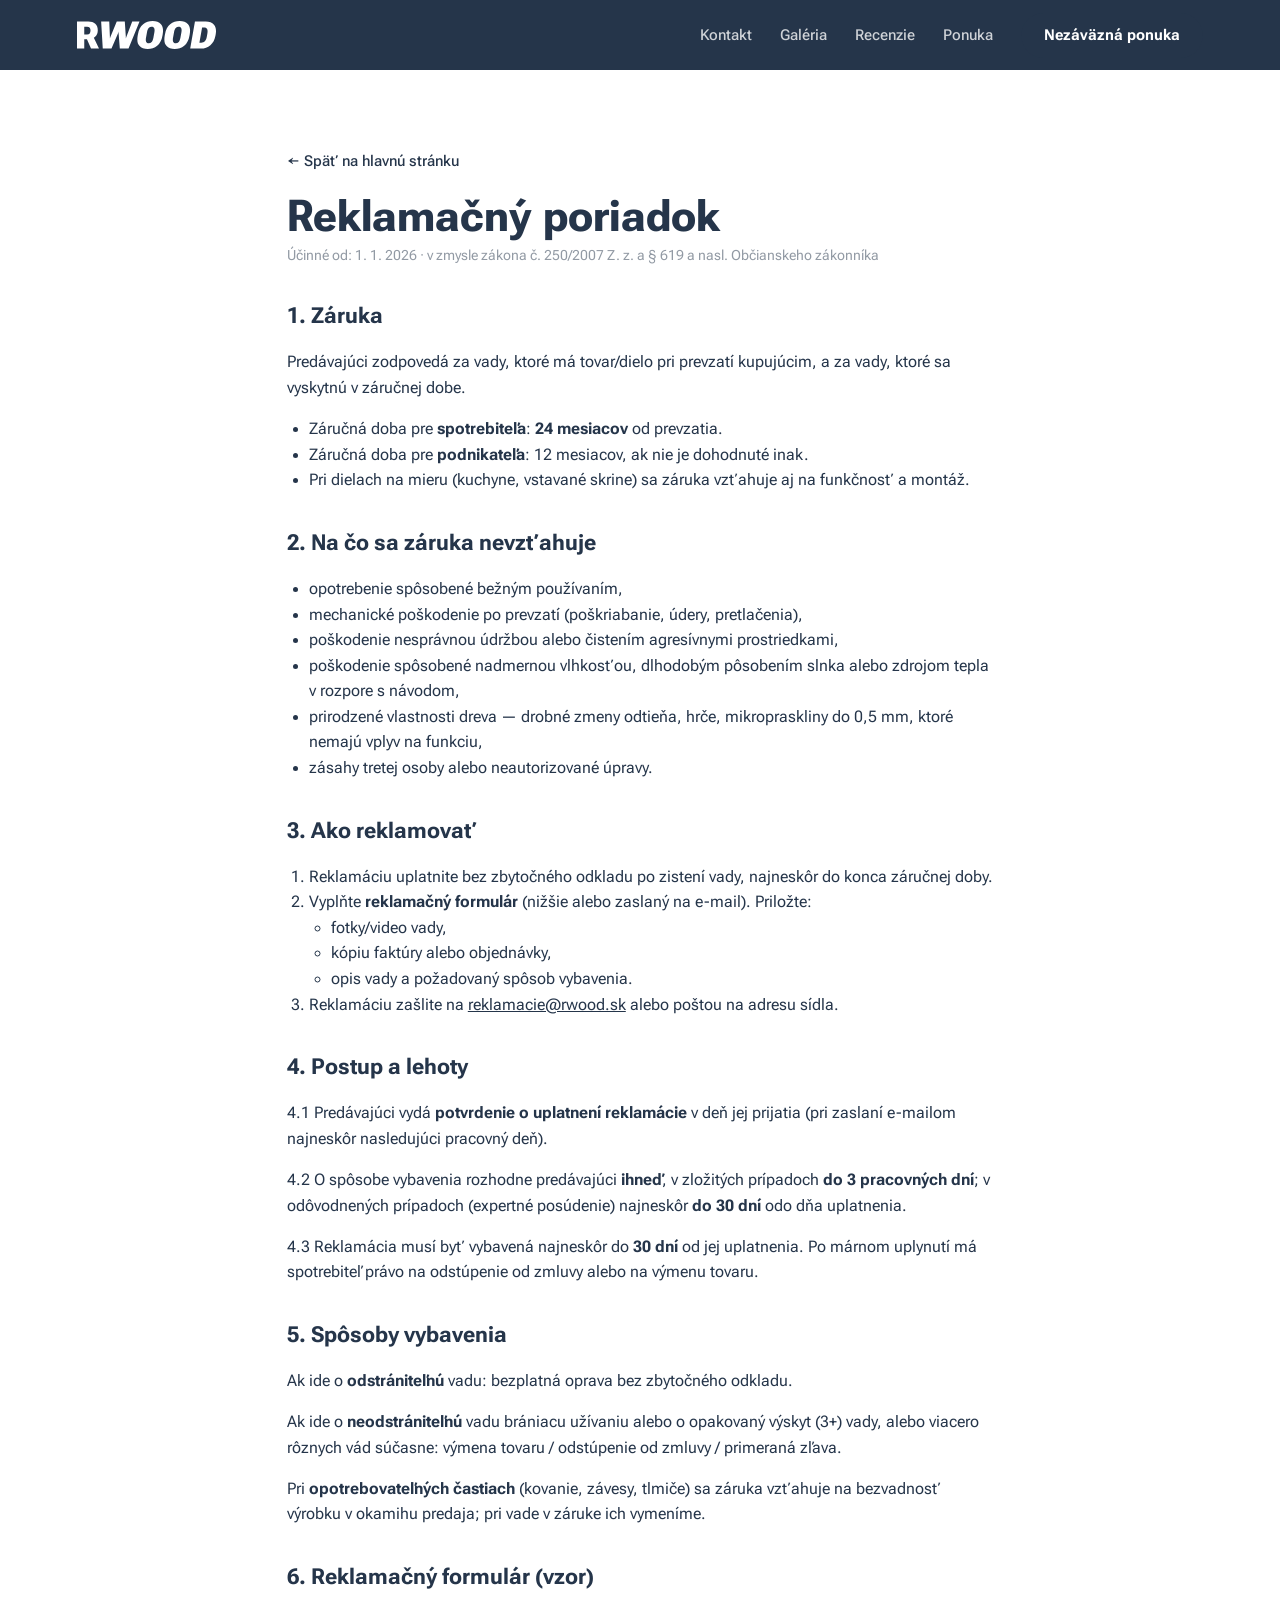
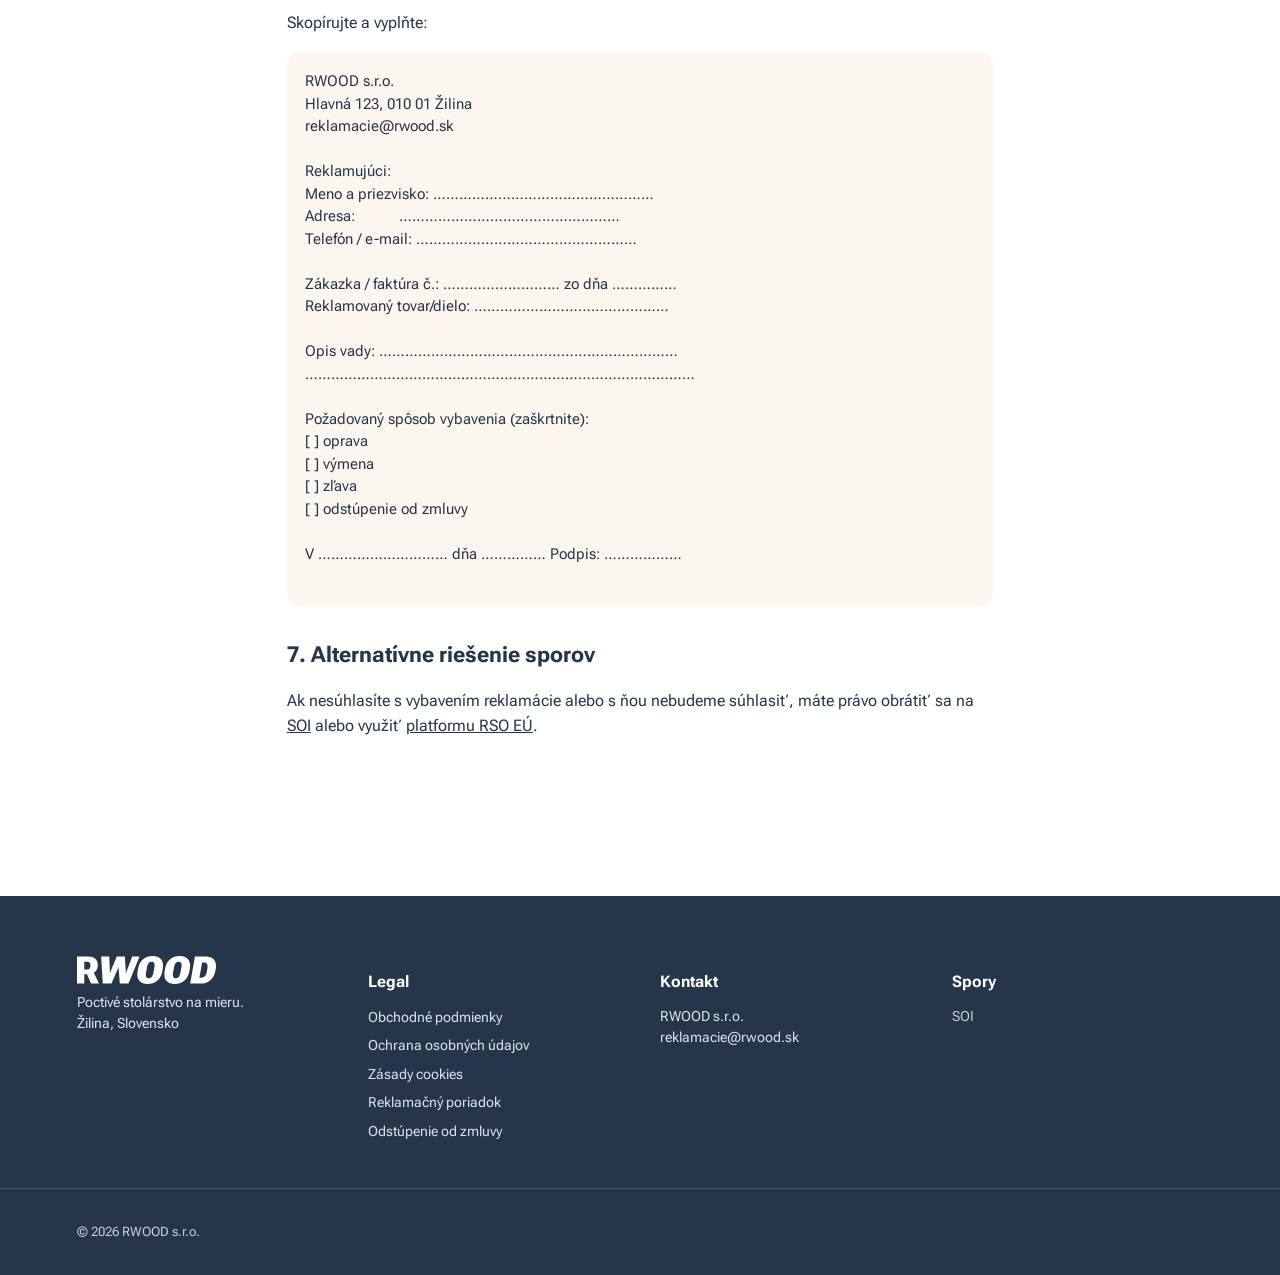
<file: legal/reklamacny-poriadok.html>
<!DOCTYPE html>
<html lang="sk">
<head>
<meta charset="UTF-8">
<meta name="viewport" content="width=device-width, initial-scale=1.0">
<title>Reklamačný poriadok — RWOOD</title>
<meta name="robots" content="index, follow">
<link rel="preconnect" href="https://fonts.googleapis.com">
<link rel="preconnect" href="https://fonts.gstatic.com" crossorigin>
<link href="https://fonts.googleapis.com/css2?family=Roboto+Flex:opsz,wght@8..144,400;8..144,500;8..144,700&display=swap" rel="stylesheet">
<link rel="stylesheet" href="../css/style.css">
</head>
<body>
<header class="site-header">
    <div class="header-bg" aria-hidden="true"></div>
    <div class="canvas">
        <a href="../index.html" class="logo" aria-label="RWOOD"><img src="../assets/logo.svg" alt="RWOOD" width="139" height="28"></a>
        <nav class="main-nav" aria-label="Hlavná navigácia">
            <a href="../index.html#kontakt">Kontakt</a>
            <a href="../index.html#galeria">Galéria</a>
            <a href="../index.html#recenzie">Recenzie</a>
            <a href="../index.html#ponuka">Ponuka</a>
        </nav>
        <a href="../index.html#formular" class="btn btn-primary">Nezáväzná ponuka</a>
    </div>
</header>

<main class="legal-page">
    <a class="legal-back" href="../index.html">&larr; Späť na hlavnú stránku</a>
    <h1>Reklamačný poriadok</h1>
    <p class="updated">Účinné od: 1. 1. 2026 · v zmysle zákona č. 250/2007 Z. z. a § 619 a nasl. Občianskeho zákonníka</p>

    <h2>1. Záruka</h2>
    <p>Predávajúci zodpovedá za vady, ktoré má tovar/dielo pri prevzatí kupujúcim, a za vady, ktoré sa vyskytnú v záručnej dobe.</p>
    <ul>
        <li>Záručná doba pre <strong>spotrebiteľa</strong>: <strong>24 mesiacov</strong> od prevzatia.</li>
        <li>Záručná doba pre <strong>podnikateľa</strong>: 12 mesiacov, ak nie je dohodnuté inak.</li>
        <li>Pri dielach na mieru (kuchyne, vstavané skrine) sa záruka vzťahuje aj na funkčnosť a montáž.</li>
    </ul>

    <h2>2. Na čo sa záruka nevzťahuje</h2>
    <ul>
        <li>opotrebenie spôsobené bežným používaním,</li>
        <li>mechanické poškodenie po prevzatí (poškriabanie, údery, pretlačenia),</li>
        <li>poškodenie nesprávnou údržbou alebo čistením agresívnymi prostriedkami,</li>
        <li>poškodenie spôsobené nadmernou vlhkosťou, dlhodobým pôsobením slnka alebo zdrojom tepla v rozpore s návodom,</li>
        <li>prirodzené vlastnosti dreva — drobné zmeny odtieňa, hrče, mikropraskliny do 0,5 mm, ktoré nemajú vplyv na funkciu,</li>
        <li>zásahy tretej osoby alebo neautorizované úpravy.</li>
    </ul>

    <h2>3. Ako reklamovať</h2>
    <ol>
        <li>Reklamáciu uplatnite bez zbytočného odkladu po zistení vady, najneskôr do konca záručnej doby.</li>
        <li>Vyplňte <strong>reklamačný formulár</strong> (nižšie alebo zaslaný na e-mail). Priložte:
            <ul>
                <li>fotky/video vady,</li>
                <li>kópiu faktúry alebo objednávky,</li>
                <li>opis vady a požadovaný spôsob vybavenia.</li>
            </ul>
        </li>
        <li>Reklamáciu zašlite na <a href="mailto:reklamacie@rwood.sk">reklamacie@rwood.sk</a> alebo poštou na adresu sídla.</li>
    </ol>

    <h2>4. Postup a lehoty</h2>
    <p>4.1 Predávajúci vydá <strong>potvrdenie o uplatnení reklamácie</strong> v deň jej prijatia (pri zaslaní e-mailom najneskôr nasledujúci pracovný deň).</p>
    <p>4.2 O spôsobe vybavenia rozhodne predávajúci <strong>ihneď</strong>, v zložitých prípadoch <strong>do 3 pracovných dní</strong>; v odôvodnených prípadoch (expertné posúdenie) najneskôr <strong>do 30 dní</strong> odo dňa uplatnenia.</p>
    <p>4.3 Reklamácia musí byť vybavená najneskôr do <strong>30 dní</strong> od jej uplatnenia. Po márnom uplynutí má spotrebiteľ právo na odstúpenie od zmluvy alebo na výmenu tovaru.</p>

    <h2>5. Spôsoby vybavenia</h2>
    <p>Ak ide o <strong>odstrániteľnú</strong> vadu: bezplatná oprava bez zbytočného odkladu.</p>
    <p>Ak ide o <strong>neodstrániteľnú</strong> vadu brániacu užívaniu alebo o opakovaný výskyt (3+) vady, alebo viacero rôznych vád súčasne: výmena tovaru / odstúpenie od zmluvy / primeraná zľava.</p>
    <p>Pri <strong>opotrebovateľných častiach</strong> (kovanie, závesy, tlmiče) sa záruka vzťahuje na bezvadnosť výrobku v okamihu predaja; pri vade v záruke ich vymeníme.</p>

    <h2>6. Reklamačný formulár (vzor)</h2>
    <p>Skopírujte a vyplňte:</p>
    <pre style="white-space:pre-wrap; background:var(--cream); padding:18px; border-radius:12px; font-family:inherit;">
RWOOD s.r.o.
Hlavná 123, 010 01 Žilina
reklamacie@rwood.sk

Reklamujúci:
Meno a priezvisko: ……………………………………………
Adresa:           ……………………………………………
Telefón / e-mail: ……………………………………………

Zákazka / faktúra č.: ……………………… zo dňa ……………
Reklamovaný tovar/dielo: ………………………………………

Opis vady: ……………………………………………………………
………………………………………………………………………………

Požadovaný spôsob vybavenia (zaškrtnite):
[ ] oprava
[ ] výmena
[ ] zľava
[ ] odstúpenie od zmluvy

V ………………………… dňa …………… Podpis: ………………
    </pre>

    <h2>7. Alternatívne riešenie sporov</h2>
    <p>Ak nesúhlasíte s vybavením reklamácie alebo s ňou nebudeme súhlasiť, máte právo obrátiť sa na <a href="https://www.soi.sk" target="_blank" rel="noopener">SOI</a> alebo využiť <a href="https://ec.europa.eu/consumers/odr" target="_blank" rel="noopener">platformu RSO EÚ</a>.</p>
</main>

<footer class="site-footer">
    <div class="canvas footer-inner">
        <div class="footer-col"><img src="../assets/logo.svg" alt="RWOOD" width="139" height="28" class="footer-logo"><p>Poctivé stolárstvo na mieru.<br>Žilina, Slovensko</p></div>
        <div class="footer-col"><h4>Legal</h4>
            <ul>
                <li><a href="obchodne-podmienky.html">Obchodné podmienky</a></li>
                <li><a href="ochrana-osobnych-udajov.html">Ochrana osobných údajov</a></li>
                <li><a href="cookies.html">Zásady cookies</a></li>
                <li><a href="reklamacny-poriadok.html">Reklamačný poriadok</a></li>
                <li><a href="odstupenie-od-zmluvy.html">Odstúpenie od zmluvy</a></li>
            </ul>
        </div>
        <div class="footer-col"><h4>Kontakt</h4><p>RWOOD s.r.o.<br>reklamacie@rwood.sk</p></div>
        <div class="footer-col"><h4>Spory</h4><p><a href="https://www.soi.sk" target="_blank" rel="noopener">SOI</a></p></div>
    </div>
    <div class="canvas footer-bottom"><p>&copy; 2026 RWOOD s.r.o.</p></div>
</footer>
</body>
</html>
</file>
<file: css/style.css>
/* ==========================================================================
   RWOOD — pixel-perfect to Figma (node 1:2, canvas 1440 × 4128)
   Brand: navy #25354A · cream #FBF7EF · grey #929AA4 · grey-soft rgba(217,217,217,.2)
   Type:  Roboto Flex (Bold 700, Medium 500, Regular 400)
   Radius: 20 (panels) · 200 (pills) · 10 (form fields)
   ========================================================================== */

:root {
    --navy:    #25354A;
    --cream:   #FBF7EF;
    --grey:    #929AA4;
    --grey-soft: rgba(217, 217, 217, 0.2);
    --white:   #ffffff;
    --text:    #25354A;
    --error:   #FFD6D6;

    --radius:  20px;
    --radius-md: 12px;
    --radius-sm: 10px;
    --radius-pill: 200px;

    --font:    'Roboto Flex', system-ui, -apple-system, Segoe UI, Roboto, sans-serif;
    --canvas-w: 1440px;
    --inner-pad: clamp(20px, 6vw, 89px);          /* Figma 89px on desktop, ≤20 mobile */

    /* Typographic scale — fluid clamp(mobile, viewport, desktop) */
    --fs-hero:    clamp(48px, 9vw, 116px);        /* H1 hero — Figma 116px */
    --fs-title:   clamp(28px, 4.4vw, 35px);       /* H2/H3 section titles — Figma 35px */
    --fs-h4:      clamp(16px, 1.4vw, 18px);
    --fs-body:    15px;
    --fs-small:   13px;
    --fs-cta-lg:  clamp(16px, 1.6vw, 19.76px);    /* "Odoslať nezáväznú ponuku" — Figma 19.76px */

    /* Spacing rhythm (8-pt scale) */
    --sp-1: 4px;
    --sp-2: 8px;
    --sp-3: 12px;
    --sp-4: 16px;
    --sp-5: 24px;
    --sp-6: 32px;
    --sp-7: 40px;
    --sp-8: 60px;
    --sp-9: 80px;
    --section-gap: clamp(32px, 5vw, 40px);
}

* , *::before, *::after { box-sizing: border-box; }
html { scroll-behavior: smooth; -webkit-text-size-adjust: 100%; }
body {
    margin: 0;
    background: var(--white);
    color: var(--text);
    font-family: var(--font);
    font-size: 15px;
    line-height: 1.5;
    -webkit-font-smoothing: antialiased;
    text-rendering: optimizeLegibility;
}
img, svg { max-width: 100%; display: block; }
button { font: inherit; cursor: pointer; }
a { color: inherit; }

.visually-hidden { position: absolute !important; width: 1px; height: 1px; padding: 0; margin: -1px; overflow: hidden; clip: rect(0,0,0,0); white-space: nowrap; border: 0; }

/* shared 1440 canvas — left/right padding so content lives in the 1262 visual band */
.canvas {
    max-width: var(--canvas-w);
    margin: 0 auto;
    padding: 0 var(--inner-pad);
}

/* Buttons (pill, Roboto Flex Bold) — color-only hover, no movement */
.btn {
    display: inline-flex;
    align-items: center;
    justify-content: center;
    min-height: 44px;             /* a11y tap target */
    padding: 14px 22px;
    border-radius: var(--radius-pill);
    font-weight: 700;
    font-size: 15px;
    line-height: 1;
    border: 1px solid transparent;
    text-decoration: none;
    transition: background .25s ease, border-color .25s ease, color .25s ease;
    white-space: nowrap;
    -webkit-tap-highlight-color: transparent;
}
.btn-primary { background: var(--navy); color: var(--white); }
.btn-primary:hover { background: #324760; }                /* len jemný posun farby — žiadny lift */
.btn-primary:active { background: #1c2a3c; }
.btn-ghost { background: transparent; color: var(--navy); border-color: var(--navy); }
.btn-ghost:hover { background: var(--navy); color: var(--white); }
.btn-lg { min-height: 52px; padding: 18px 26px; font-size: 17px; }
.link-btn { background: none; border: 0; padding: 0; color: inherit; text-decoration: underline; cursor: pointer; font: inherit; }

/* ===============================================================
   HEADER — sticky, FULL-WIDTH (stretches across viewport), transparent
   over hero with subtle blur. Content stays in 1440 canvas inside.
   Figma: bar 1440×70 #d9d9d9 @ 20%, logo x:109 y:21, nav x:783..1070, CTA x:1154 y:14
   =============================================================== */
.site-header {
    position: sticky;
    top: 0;
    height: 70px;
    width: 100%;                /* stretch across entire viewport */
    z-index: 100;
    margin-bottom: -70px;       /* hero starts at y:0 under header */
}
.header-bg {
    position: absolute; inset: 0;
    background: var(--grey-soft);
    backdrop-filter: blur(14px) saturate(140%);
    -webkit-backdrop-filter: blur(14px) saturate(140%);
    z-index: 0;
}
.site-header .canvas {
    position: relative; z-index: 1;
    height: 70px;
    display: flex;
    align-items: center;
    gap: 0;
}
.logo { display: inline-block; line-height: 0; }
.logo img { width: 139px; height: 28px; filter: brightness(0) invert(1); transition: opacity .2s ease; }
.logo:hover img { opacity: .85; }

.main-nav {
    margin-left: auto;
    display: flex;
    align-items: center;
    gap: 28px;
    margin-right: 28px;
}
.main-nav a {
    color: rgba(255, 255, 255, .78);             /* tlmený biely odtieň */
    text-decoration: none;
    font-weight: 500;
    font-size: 15px;
    line-height: 1;
    padding: 8px 0;
    transition: color .2s ease, transform .2s ease;
    white-space: nowrap;
}
.main-nav a:hover,
.main-nav a:focus-visible {
    color: var(--white);                         /* len odtieň: tlmené → plné biele */
    transform: translateY(-1px);                 /* jemné nadvyhnutie */
}

.menu-toggle { display: none; background: none; border: 0; width: 36px; height: 36px; margin-left: auto; }
.menu-toggle span { display: block; height: 2px; background: var(--white); margin: 6px 0; transition: transform .2s ease, opacity .2s ease; }
.menu-toggle[aria-expanded="true"] span:nth-child(1) { transform: translateY(8px) rotate(45deg); }
.menu-toggle[aria-expanded="true"] span:nth-child(2) { opacity: 0; }
.menu-toggle[aria-expanded="true"] span:nth-child(3) { transform: translateY(-8px) rotate(-45deg); }

/* ===============================================================
   HERO — Figma is 1440×810 fixed. On larger viewports we keep the
   image at its native size, centered. On smaller viewports the image
   stays full-width (background-size: cover) so it never has visible
   empty bars. Headline stays at x:109 y:317 within the 1440 canvas.
   =============================================================== */
.hero {
    position: relative;
    height: 810px;
    width: 100%;                          /* spans viewport */
    overflow: hidden;
    isolation: isolate;
    background: var(--navy);              /* fallback if image fails */
}
.hero-img {
    position: absolute; inset: 0; z-index: -1;
    background:
        linear-gradient(180deg, rgba(37,53,74,0.15) 0%, rgba(37,53,74,0.25) 60%, rgba(37,53,74,0.5) 100%),
        url('../assets/hero.png') center/cover no-repeat;
    /* on viewports > 1440 the image is centered; on smaller it scales to fill */
    max-width: 100%;
}
.hero-canvas {
    position: relative;
    height: 100%;
    display: flex;
    align-items: flex-start;
}
.hero h1 {
    margin: clamp(140px, 22vw, 317px) 0 0;
    font-weight: 700;
    font-size: var(--fs-hero);
    line-height: 0.85;
    color: var(--white);
    letter-spacing: -0.01em;
    max-width: 720px;
}

/* ===============================================================
   OFFER CARD — cream panel 1262×710, accordion + image right
   Figma: card x:88 y:850 size 1262×710. Inner content x:171 y:974 (so left pad ~83px from card edge)
   =============================================================== */
.section { padding: 0; }
.section + .section { margin-top: 40px; }
.section-offer { margin-top: 40px; }

.offer-card {
    display: grid;
    grid-template-columns: 632px 1fr;
    background: var(--cream);
    border-radius: var(--radius);
    overflow: hidden;
    height: 710px;                    /* FIXED — no jumping when accordion toggles */
}
.offer-list {
    padding: 100px 50px 100px 82px;
    display: flex;
    flex-direction: column;
    justify-content: space-between;   /* items distributed evenly within fixed height */
    gap: 0;
    height: 100%;
    overflow: hidden;
}
.offer-item {
    padding: 0;
    flex: 0 0 auto;
}
.offer-head {
    width: 100%;
    background: none; border: 0; padding: 0;
    display: flex;
    align-items: center;
    justify-content: space-between;
    cursor: pointer;
    text-align: left;
    color: var(--navy);
}
/* No focus outline pill — rely on chevron + description for active state */
.offer-head:focus { outline: none; }
.offer-head:focus-visible {
    outline: none;
    /* Subtle navy left-edge indicator only on keyboard nav */
    box-shadow: -16px 0 0 -14px var(--navy);
}
.offer-title {
    font-weight: 700;
    font-size: var(--fs-title);
    line-height: 0.95;
    color: var(--navy);                        /* all items same navy color */
    letter-spacing: -0.01em;
    transition: color .2s ease;
}
/* Hover: subtle tint shift only — no movement, no nudge */
.offer-item:not(.is-open):hover .offer-title {
    color: #4b6079;                            /* slightly lighter navy on hover */
}
.chev {
    width: 18px; height: auto;
    color: var(--navy);
    opacity: .55;
    transition: transform .35s cubic-bezier(0.4, 0, 0.2, 1),
                opacity .25s ease;
    flex-shrink: 0;
    margin-right: 8px;
}
.offer-item:hover .chev { opacity: .9; }
.offer-item.is-open .chev { transform: rotate(180deg); opacity: 1; }

/* Smooth height animation using grid-template-rows trick (0fr → 1fr) — Apple timing */
.offer-desc {
    display: grid;
    grid-template-rows: 0fr;
    opacity: 0;
    transition: grid-template-rows .35s cubic-bezier(0.4, 0, 0.2, 1),
                opacity .25s ease .05s,
                padding-top .35s cubic-bezier(0.4, 0, 0.2, 1);
    color: var(--navy);
    font-size: 15px;
    line-height: 1.55;
    max-width: 396px;
    padding-top: 0;
}
.offer-desc > p { overflow: hidden; margin: 0; min-height: 0; }
.offer-item.is-open .offer-desc {
    grid-template-rows: 1fr;
    padding-top: 14px;
    opacity: 1;
    transition: grid-template-rows .35s cubic-bezier(0.4, 0, 0.2, 1),
                opacity .25s ease .15s,
                padding-top .35s cubic-bezier(0.4, 0, 0.2, 1);
}

.offer-divider {
    height: 1px;
    background: var(--grey);
    width: 451px;
    max-width: 100%;
    flex: 0 0 1px;
}

/* Right-side image stage — 6 stacked layers, one per service.
   Apple-style snappy crossfade (~350ms) with subtle Ken-Burns zoom. */
.offer-image {
    position: relative;
    height: 710px;
    overflow: hidden;
    background: var(--cream);
}
.offer-image-layer {
    position: absolute;
    inset: 0;
    background-size: cover;
    background-position: center;
    opacity: 0;
    transform: scale(1.04);
    transition: opacity .35s cubic-bezier(0.4, 0, 0.2, 1),
                transform .7s cubic-bezier(0.4, 0, 0.2, 1);
    will-change: opacity, transform;
    pointer-events: none;
}
.offer-image-layer.is-active {
    opacity: 1;
    transform: scale(1.0);
    pointer-events: auto;
}

/* ===============================================================
   GALLERY — 3 tiles 406×515, middle has overlay panel + arrow circles
   Figma: tile1 x:89, tile2 x:517, tile3 x:945, y:1600
   overlay at x:517 y:1748 size 406×367 — text x:537 y:1802 "Kuchyne"
   arrows at x:430,858,1285 y:2050 size 45 — these sit ON THE TILE EDGE (right corner)
   =============================================================== */
.section-gallery { margin-top: 40px; }
.gallery {
    display: grid;
    grid-template-columns: repeat(3, 1fr);
    gap: 22px;     /* 517-89-406 = 22 */
}
.gallery-tile {
    position: relative;
    height: 515px;
    background: var(--cream) center/cover no-repeat;
    border-radius: var(--radius);
    overflow: hidden;
}

/* Milky frosted overlay panel — Figma: 406×367 at bottom of tile (y:1748 in 1600+515 box)
   Animation: circular clip-path reveal from + button corner (right:20 bottom:20, r:22.5)
   Closed: tiny circle behind the button (invisible since button sits over it)
   Open:   large circle covering the whole overlay area
*/
.feature-overlay {
    position: absolute;
    left: 0; right: 0; bottom: 0;
    height: 367px;
    z-index: 2;                          /* above slideshow image layers */
    background: var(--grey-soft);
    backdrop-filter: blur(14px) saturate(140%);
    -webkit-backdrop-filter: blur(14px) saturate(140%);
    padding: 54px 30px 30px 20px;        /* h3 at y:1802 = 54 from overlay top */
    color: var(--white);
    clip-path: circle(22px at calc(100% - 42.5px) calc(100% - 42.5px));
    -webkit-clip-path: circle(22px at calc(100% - 42.5px) calc(100% - 42.5px));
    transition: clip-path .55s cubic-bezier(.2,.8,.2,1),
                -webkit-clip-path .55s cubic-bezier(.2,.8,.2,1);
    will-change: clip-path;
    opacity: 1;
}
.gallery-tile.is-open .feature-overlay {
    clip-path: circle(135% at calc(100% - 42.5px) calc(100% - 42.5px));
    -webkit-clip-path: circle(135% at calc(100% - 42.5px) calc(100% - 42.5px));
}
.feature-overlay h3 {
    margin: 0 0 16px;
    font-weight: 700;
    font-size: var(--fs-title);
    line-height: 0.9;
}
.feature-overlay p {
    margin: 0;
    font-size: var(--fs-body);
    line-height: 1.45;
    max-width: 366px;
}

/* Toggle button (+/-) on each tile — Figma-fidelity:
   The SVG itself draws the translucent circle + lines. The button element
   is a transparent shell that just positions the SVG. No CSS background,
   no border-radius (rounding comes from the SVG circle). This matches
   Figma's original arrow1/arrow2 assets exactly. */
.gallery-toggle {
    position: absolute;
    right: 20px;
    bottom: 20px;
    width: 45px; height: 45px;
    border: 0;
    padding: 0;
    margin: 0;
    cursor: pointer;
    z-index: 3;
    background: transparent;                     /* SVG draws everything */
    transition: transform .2s ease;
    display: block;
    -webkit-tap-highlight-color: transparent;
    appearance: none;
    -webkit-appearance: none;
}
.gallery-toggle:focus, .gallery-toggle:focus-visible,
.gallery-toggle:active, .gallery-toggle:hover {
    outline: none; border: 0; box-shadow: none;
}
.gallery-toggle:hover { transform: scale(1.08); }

.gallery-toggle img {
    position: absolute;
    inset: 0;
    width: 45px; height: 45px;
    transition: opacity .25s ease;
    pointer-events: none;
}
.gallery-toggle .ico-minus { opacity: 0; }
.gallery-tile.is-open .gallery-toggle .ico-plus  { opacity: 0; }
.gallery-tile.is-open .gallery-toggle .ico-minus { opacity: 1; }

/* ===============================================================
   REVIEWS — auto-scroll marquee right→left, infinite loop
   Track contains real cards + duplicate (aria-hidden) for seamless wrap.
   Figma: cards 406×228, gap 22px → one half = 6 cards × 428 = 2568px
   =============================================================== */
.section-reviews {
    margin-top: 40px;
    overflow: hidden;
    /* fade edges so cards softly enter/leave */
    -webkit-mask-image: linear-gradient(90deg, transparent 0, #000 80px, #000 calc(100% - 80px), transparent 100%);
            mask-image: linear-gradient(90deg, transparent 0, #000 80px, #000 calc(100% - 80px), transparent 100%);
}
.reviews-marquee {
    overflow: hidden;
}
.reviews-track {
    display: flex;
    gap: 22px;
    width: max-content;
    animation: marquee 60s linear infinite;
    will-change: transform;
}
.reviews-marquee:hover .reviews-track,
.reviews-track:focus-within { animation-play-state: paused; }

@keyframes marquee {
    from { transform: translateX(0); }
    to   { transform: translateX(calc(-50% - 11px)); }   /* 50% of doubled track + half-gap */
}

.review-card {
    flex: 0 0 406px;
    width: 406px;
    height: 228px;
    background: var(--cream);
    border-radius: var(--radius);
    padding: 23px 28px;
    color: var(--navy);
    display: flex;
    flex-direction: column;
}
.review-card h3 {
    margin: 0 0 18px;
    font-weight: 700;
    font-size: var(--fs-title);
    line-height: 0.9;
}
.review-card .quote {
    margin: 0;
    font-size: var(--fs-body);
    line-height: 1.45;
    flex: 1;
}
.review-card time {
    align-self: flex-end;
    font-size: var(--fs-small);
    line-height: 1;
    opacity: .75;
}

/* ===============================================================
   IMAGE GRID — 2 stacked on left + 1 tall on right (with rotating slideshow)
   Figma: left col x:89 size 619×348 y:2413 and y:2783
          right col x:731 size 620×718 y:2413
   =============================================================== */
.section-imggrid { margin-top: 40px; }
.imggrid {
    display: grid;
    grid-template-columns: 619fr 620fr;
    gap: 22px;
}
.imggrid-col { display: flex; flex-direction: column; gap: 22px; }
.imggrid-tile {
    position: relative;
    background: var(--cream);
    border-radius: var(--radius);
    overflow: hidden;
}
.imggrid-half { height: 348px; }
.imggrid-tall { height: 718px; }

/* Slideshow inside each imggrid-tile — 3 layers crossfade in an 18s cycle.
   Each image visible ~5s, fade 1s. */
.imggrid-tile .g-img {
    position: absolute;
    inset: 0;
    background-size: cover;
    background-position: center;
    opacity: 0;
    animation: gallerySlideshow 18s infinite ease-in-out;
    pointer-events: none;
}

@keyframes gallerySlideshow {
    0%     { opacity: 0; }
    5.56%  { opacity: 1; }   /* 1s fade in */
    27.78% { opacity: 1; }   /* visible 1s → 5s */
    33.33% { opacity: 0; }   /* 1s fade out, gone by 6s */
    100%   { opacity: 0; }
}

/* Within EACH tile: 3 layers staggered every 6s of the 18s cycle */
.imggrid-tile .g-img-1 { animation-delay: -1s; }
.imggrid-tile .g-img-2 { animation-delay:  5s; }
.imggrid-tile .g-img-3 { animation-delay: 11s; }

/* Stagger across the 3 tiles so they don't swap in unison */
.imggrid-col:nth-child(1) .imggrid-tile:nth-child(1) .g-img-1 { animation-delay: -1s; }
.imggrid-col:nth-child(1) .imggrid-tile:nth-child(1) .g-img-2 { animation-delay:  5s; }
.imggrid-col:nth-child(1) .imggrid-tile:nth-child(1) .g-img-3 { animation-delay: 11s; }

.imggrid-col:nth-child(1) .imggrid-tile:nth-child(2) .g-img-1 { animation-delay: -3s; }
.imggrid-col:nth-child(1) .imggrid-tile:nth-child(2) .g-img-2 { animation-delay:  3s; }
.imggrid-col:nth-child(1) .imggrid-tile:nth-child(2) .g-img-3 { animation-delay:  9s; }

.imggrid-col:nth-child(2) .imggrid-tile:nth-child(1) .g-img-1 { animation-delay: -5s; }
.imggrid-col:nth-child(2) .imggrid-tile:nth-child(1) .g-img-2 { animation-delay:  1s; }
.imggrid-col:nth-child(2) .imggrid-tile:nth-child(1) .g-img-3 { animation-delay:  7s; }

/* ===============================================================
   FORM PANEL — grey rounded panel 1262×710
   Figma: card y:3171, chips y:3261 (inside x:126..705),
   inputs y:3372, 3488, 3590 size 582×59
   submit at x:1025 y:3795 size 306×53
   =============================================================== */
.section-form { margin-top: var(--section-gap); padding-bottom: var(--sp-8); }
.form-card {
    position: relative;
    background: var(--grey);
    border-radius: var(--radius);
    padding: clamp(40px, 6vw, 90px) clamp(28px, 6vw, 89px) clamp(40px, 6vw, 89px);
    color: var(--white);
    min-height: 710px;
}
.chips {
    border: 0; padding: 0; margin: 0 0 var(--sp-7);
    display: flex;
    flex-wrap: wrap;
    gap: 12px;
}
.chip { cursor: pointer; }
.chip input { position: absolute; opacity: 0; pointer-events: none; }
.chip span {
    display: inline-flex;
    align-items: center;
    min-height: 44px;
    padding: 0 22px;
    border-radius: var(--radius-pill);
    background: rgba(255,255,255,0);
    border: 1px solid var(--navy);
    color: var(--white);
    font-weight: 700;
    font-size: 14px;
    line-height: 1;
    transition: background .2s ease, transform .15s ease, border-color .2s ease;
}
.chip input:checked + span { background: var(--navy); border-color: var(--navy); }
.chip input:focus-visible + span { outline: 2px solid var(--cream); outline-offset: 2px; }
.chip:hover span { background: rgba(255,255,255,.06); transform: translateY(-1px); }

.field { margin-bottom: var(--sp-6); max-width: 582px; }
.field label {
    display: block;
    font-size: var(--fs-body);
    color: var(--white);
    margin-bottom: var(--sp-3);
    line-height: 1;
}
.field input,
.field textarea {
    width: 100%;
    min-height: 54px;
    background: rgba(255,255,255,0);
    border: 1px solid var(--navy);
    border-radius: var(--radius-sm);
    padding: 16px 20px;
    color: var(--white);
    font-family: inherit;
    font-size: var(--fs-body);
    transition: border-color .2s, background .2s;
}
.field input::placeholder, .field textarea::placeholder { color: rgba(255,255,255,.65); }
.field input:focus, .field textarea:focus { outline: none; border-color: var(--cream); background: rgba(37,53,74,.35); }
.field input[aria-invalid="true"], .field textarea[aria-invalid="true"] { border-color: #FFB0B0; background: rgba(192,48,48,.18); }
.field textarea {
    min-height: 120px;
    padding: 16px 20px;
    resize: vertical;
    line-height: 1.5;
    font-family: inherit;
}
.field .optional { opacity: .7; font-weight: 400; }
.error { display: block; min-height: 1.1em; color: var(--error); font-size: var(--fs-small); margin-top: 6px; }
.hint { display: block; text-align: right; color: rgba(255,255,255,.65); font-size: 12px; margin-top: 4px; }

.form-consent { max-width: 582px; margin: var(--sp-2) 0 var(--sp-5); }
.check { display: flex; align-items: flex-start; gap: var(--sp-3); cursor: pointer; }
.check input { width: 18px; height: 18px; margin-top: 2px; accent-color: var(--navy); flex-shrink: 0; }
.check span { font-size: 14px; line-height: 1.45; }
.check a { color: var(--white); text-decoration: underline; }

.hp { position: absolute; left: -10000px; width: 1px; height: 1px; overflow: hidden; }

.btn-submit {
    position: absolute;
    right: clamp(28px, 6vw, 89px);
    bottom: clamp(40px, 6vw, 89px);
    min-height: 52px;
    padding: 18px 26px;
    font-size: var(--fs-cta-lg);
}
.form-status { font-weight: 500; }
.form-status.ok { color: #C8EFD2; }
.form-status.err { color: #FFD6D6; }

/* ===============================================================
   KONTAKT (light section below grey form, in Figma not present but added)
   =============================================================== */
.section-contact { margin-top: var(--sp-9); padding-bottom: var(--sp-7); }
.section-title { font-size: var(--fs-title); font-weight: 700; color: var(--navy); margin: 0 0 var(--sp-6); line-height: 0.9; }
.contact-grid { display: grid; grid-template-columns: repeat(4, 1fr); gap: var(--sp-6); }
.contact-grid h3 { font-size: var(--fs-h4); margin: 0 0 var(--sp-2); color: var(--navy); font-weight: 700; }
.contact-grid p { margin: 0; font-size: var(--fs-body); line-height: 1.6; color: var(--navy); }
.contact-grid a { color: var(--navy); }
.contact-grid a:hover { opacity: .7; }

/* ===============================================================
   FOOTER — extends below
   =============================================================== */
.site-footer { background: var(--navy); color: var(--white); margin-top: 60px; padding: 60px 0 20px; }
.footer-inner {
    display: grid;
    grid-template-columns: repeat(4, 1fr);
    gap: 40px;
    padding-bottom: 40px;
    border-bottom: 1px solid rgba(255,255,255,.15);
}
.footer-col h4 { margin: 14px 0 12px; font-size: 16px; font-weight: 700; }
.footer-col ul { list-style: none; padding: 0; margin: 0; }
.footer-col li { margin-bottom: 6px; }
.footer-col a { color: var(--white); text-decoration: none; opacity: .85; font-size: 14px; }
.footer-col a:hover { opacity: 1; text-decoration: underline; }
.footer-col p { margin: 0 0 10px; opacity: .85; font-size: 14px; }
.footer-logo { filter: brightness(0) invert(1); margin-bottom: 8px; }
.footer-bottom { padding-top: 20px; font-size: 13px; opacity: .75; }

/* ===============================================================
   COOKIE BANNER — centered bottom
   =============================================================== */
.cookie-banner {
    position: fixed;
    left: 16px; right: 16px; bottom: 16px;
    max-width: 980px;
    margin: 0 auto;
    background: var(--white);
    color: var(--navy);
    border-radius: var(--radius);
    padding: 24px 28px;
    box-shadow: 0 20px 60px rgba(0,0,0,.25);
    z-index: 100;
}
.cookie-inner { display: grid; gap: 16px; }
.cookie-text h2 { font-size: 20px; margin: 0 0 6px; }
.cookie-text p { margin: 0; font-size: 14px; line-height: 1.5; }
.cookie-options { display: grid; grid-template-columns: repeat(4, 1fr); gap: 12px; }
.cookie-options .check span small { opacity: .65; }
.cookie-actions { display: flex; flex-wrap: wrap; gap: 8px; justify-content: flex-end; }

/* ===============================================================
   LEGAL PAGES — single-column readable text
   =============================================================== */
.legal-page { max-width: 860px; margin: 0 auto; padding: 80px var(--inner-pad); }
.legal-page h1 { font-size: 44px; margin: 0 0 8px; color: var(--navy); font-weight: 700; line-height: 0.9; }
.legal-page .updated { color: var(--grey); font-size: 14px; margin: 0 0 32px; }
.legal-page h2 { color: var(--navy); margin-top: 32px; font-size: 22px; }
.legal-page h3 { color: var(--navy); margin-top: 22px; font-size: 18px; }
.legal-page p, .legal-page li { font-size: 15.5px; line-height: 1.65; color: var(--navy); }
.legal-page ul, .legal-page ol { padding-left: 22px; }
.legal-page a { color: var(--navy); }
.legal-page table { width: 100%; border-collapse: collapse; margin: 16px 0; font-size: 14px; }
.legal-page th, .legal-page td { border: 1px solid rgba(37,53,74,.2); padding: 10px 12px; text-align: left; vertical-align: top; color: var(--navy); }
.legal-page th { background: var(--cream); }
.legal-back { display: inline-block; margin-bottom: 24px; color: var(--navy); text-decoration: none; font-weight: 500; }
.legal-back:hover { text-decoration: underline; }
/* On legal pages (no hero), give the header a solid navy background */
body:has(.legal-page) .site-header { margin-bottom: 0; background: var(--navy); position: sticky; top: 0; }
body:has(.legal-page) .header-bg { background: var(--navy); backdrop-filter: none; -webkit-backdrop-filter: none; }
.legal-page + .site-footer { margin-top: 60px; }

/* ===============================================================
   RESPONSIVE — 3 breakpoints
   tablet:  ≤ 1024px (stacked card + nav still visible)
   mobile:  ≤ 720px  (hamburger menu, single column)
   small:   ≤ 420px  (typography & padding compression)
   =============================================================== */

/* TABLET ≤ 1024 ================================================ */
@media (max-width: 1024px) {
    .main-nav { gap: 0; margin-right: var(--sp-3); }
    .main-nav a { padding: 8px 10px; }

    .offer-card { grid-template-columns: 1fr; height: auto; min-height: auto; }
    .offer-list { padding: 48px 40px; height: auto; gap: 22px; }
    .offer-image { height: 380px; }
    .offer-divider { width: 100%; }

    .gallery { grid-template-columns: 1fr 1fr; }
    .gallery-tile:last-child { display: none; }

    .imggrid { grid-template-columns: 1fr; }
    .imggrid-tall { height: 480px; }

    .form-card { min-height: auto; padding: 48px 40px 110px; }
    .btn-submit { right: 40px; bottom: 40px; }

    .contact-grid { grid-template-columns: 1fr 1fr; }
    .footer-inner { grid-template-columns: 1fr 1fr; }
    .cookie-options { grid-template-columns: 1fr 1fr; }
}

/* MOBILE ≤ 720 ================================================= */
@media (max-width: 720px) {
    .site-header { height: 64px; margin-bottom: -64px; }
    .site-header .canvas { height: 64px; gap: 12px; }
    .logo img { width: 110px; height: auto; }

    .menu-toggle { display: block; margin-left: auto; }
    .main-nav {
        position: absolute; top: 64px; left: 0; right: 0;
        background: rgba(37,53,74,.96);
        backdrop-filter: blur(14px);
        -webkit-backdrop-filter: blur(14px);
        flex-direction: column;
        align-items: stretch;
        padding: var(--sp-4) var(--inner-pad) var(--sp-5);
        gap: 0;
        margin: 0;
        display: none;
    }
    .main-nav.open { display: flex; }
    .main-nav a {
        padding: 14px 12px;
        margin: 0;
        text-align: left;
        font-size: 16px;
        opacity: 1;
        border-radius: var(--radius-md);
    }
    .site-header .canvas .btn-primary { display: none; }

    .hero { height: auto; min-height: 520px; padding-bottom: 80px; }
    .hero h1 { margin-top: 140px; }

    .offer-list { padding: 36px 24px; gap: 18px; }
    .offer-image { height: 320px; }

    .gallery { grid-template-columns: 1fr; gap: 16px; }
    .gallery-tile { height: 360px; }
    .gallery-tile:last-child { display: block; }
    .feature-overlay { height: auto; min-height: 60%; padding: 32px 20px 28px; }

    .review-card { flex: 0 0 280px; width: 280px; height: auto; min-height: 200px; padding: 22px; }
    .reviews-track { gap: 16px; }
    @keyframes marquee {
        from { transform: translateX(0); }
        to   { transform: translateX(calc(-50% - 8px)); }
    }
    .section-reviews {
        -webkit-mask-image: linear-gradient(90deg, transparent 0, #000 24px, #000 calc(100% - 24px), transparent 100%);
                mask-image: linear-gradient(90deg, transparent 0, #000 24px, #000 calc(100% - 24px), transparent 100%);
    }

    .imggrid-tall, .imggrid-half { height: 280px; }
    .imggrid { gap: 16px; }
    .imggrid-col { gap: 16px; }

    .form-card { padding: 32px 24px 100px; }
    .chips { gap: 8px; margin-bottom: var(--sp-6); }
    .chip span { padding: 0 16px; font-size: 13px; min-height: 40px; }
    .btn-submit { right: 24px; bottom: 24px; min-height: 48px; padding: 14px 20px; }

    .contact-grid, .footer-inner, .cookie-options { grid-template-columns: 1fr; }
    .footer-inner { gap: var(--sp-6); }

    .cookie-banner { left: 12px; right: 12px; bottom: 12px; padding: 20px 18px; }
    .cookie-actions { justify-content: stretch; }
    .cookie-actions .btn { flex: 1 1 calc(50% - 4px); }
}

/* SMALL ≤ 420 ================================================== */
@media (max-width: 420px) {
    :root { --fs-hero: clamp(40px, 12vw, 56px); --fs-title: 26px; }
    .hero h1 { line-height: 0.95; }
    .gallery-tile { height: 320px; }
    .review-card { flex: 0 0 260px; width: 260px; }
    .cookie-actions .btn { flex: 1 1 100%; }
}

/* MOTION & ACCESSIBILITY ======================================= */
@media (prefers-reduced-motion: reduce) {
    *, *::before, *::after {
        animation-duration: .01ms !important;
        animation-iteration-count: 1 !important;
        transition-duration: .01ms !important;
    }
    .reviews-track { animation: none !important; }
    html { scroll-behavior: auto; }
}

/* Focus styles for keyboard nav — only on links/inputs/CTAs (not accordion heads) */
:focus { outline: none; }
a:focus-visible,
input:focus-visible,
textarea:focus-visible,
.btn:focus-visible,
.chip input:focus-visible + span,
.menu-toggle:focus-visible {
    outline: 2px solid var(--navy);
    outline-offset: 3px;
    border-radius: 4px;
}
/* On hero / dark surfaces flip to white outline */
.hero a:focus-visible,
.site-header a:focus-visible,
.site-footer a:focus-visible,
.form-card .btn:focus-visible {
    outline-color: var(--white);
}
</file>
